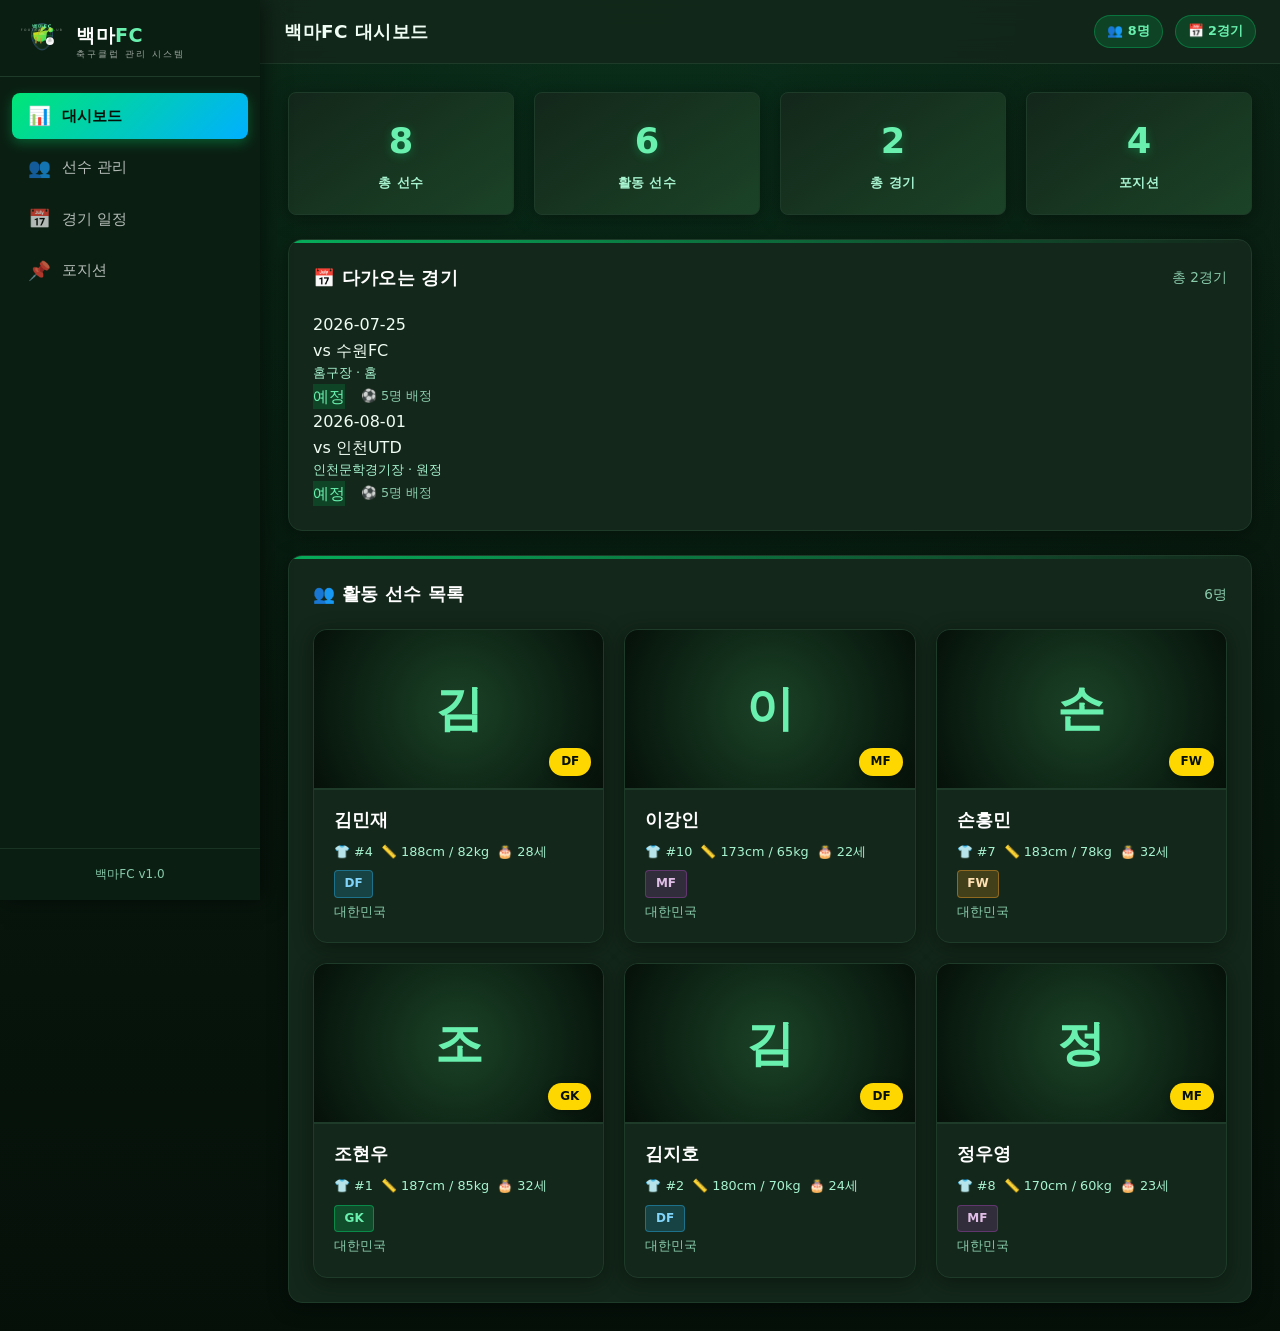
<file: index.html>
<!DOCTYPE html>
<html lang="ko">
<head>
  <meta charset="UTF-8">
  <meta name="viewport" content="width=device-width, initial-scale=1.0, maximum-scale=1.0, user-scalable=no">
  <title>백마FC 매니지먼트 시스템</title>
  <!-- CSS Module -->
  <link rel="stylesheet" href="css/style.css">
</head>
<body>

  <!-- Mobile Backdrop Overlay -->
  <div class="sidebar-backdrop" id="sidebarBackdrop"></div>

  <!-- ===== SIDEBAR ===== -->
  <aside class="sidebar" id="sidebar">
    <div class="sidebar-brand">
      <div class="logo-emblem">
        <svg viewBox="0 0 100 100" xmlns="http://www.w3.org/2000/svg" role="img" aria-label="백마FC 엠블럼">
          <defs>
            <linearGradient id="shieldGrad" x1="0%" y1="0%" x2="100%" y2="100%">
              <stop offset="0%" stop-color="#1b4327"/>
              <stop offset="100%" stop-color="#0a1f12"/>
            </linearGradient>
            <linearGradient id="horseGrad" x1="0%" y1="0%" x2="100%" y2="100%">
              <stop offset="0%" stop-color="#ffd700"/>
              <stop offset="100%" stop-color="#00e676"/>
            </linearGradient>
            <linearGradient id="ballGrad" x1="0%" y1="0%" x2="100%" y2="100%">
              <stop offset="0%" stop-color="#ffffff"/>
              <stop offset="40%" stop-color="#f0f0f0"/>
              <stop offset="100%" stop-color="#ffffff"/>
            </linearGradient>
            <radialGradient id="ballShadow" cx="50%" cy="50%" r="50%">
              <stop offset="0%" stop-color="#ffffff" stop-opacity="0.1"/>
              <stop offset="100%" stop-color="#ffffff" stop-opacity="0"/>
            </radialGradient>
            <filter id="shadow">
              <feDropShadow dx="0" dy="1" stdDeviation="1" flood-opacity="0.15"/>
            </filter>
          </defs>

          <!-- Shield shape -->
          <path d="M50 8 C62 8 74 18 74 32 C74 50 62 68 50 68 C38 68 26 50 26 32 C26 18 38 8 50 8Z"
                fill="url(#shieldGrad)" stroke="#2c4a6a" stroke-width="2"/>
          <path d="M50 14 C60 14 70 24 70 36 C70 52 60 66 50 66 C40 66 30 52 30 36 C30 24 40 14 50 14Z"
                fill="none" stroke="rgba(255,255,255,0.1)" stroke-width="1.5"/>

          <!-- Horse silhouette -->
          <g transform="translate(50, 38) scale(1.1)">
            <path d="M-18 -8 C-18 0 -16 8 -12 8 L-8 10 L2 10 L4 8 L8 8 C8 4 10 -4 10 -8 L16 -14 Z"
                  fill="url(#horseGrad)" filter="url(#shadow)"/>
            <path d="M-4 -8 C-4 -18 2 -24 10 -20"
                  fill="url(#horseGrad)" filter="url(#shadow)"/>
            <circle cx="18" cy="-14" r="5" fill="url(#horseGrad)" filter="url(#shadow)"/>
            <circle cx="19" cy="-15" r="1" fill="#fff" opacity="0.3"/>
            <path d="M-4 -8 Q-8 -20 2 -18" stroke="#d4932a" stroke-width="1.5" fill="none" opacity="0.6"/>
            <path d="M-6 -2 Q-10 -18 -2 -14" stroke="#d4932a" stroke-width="1.5" fill="none" opacity="0.5"/>
            <path d="M-10 8 Q-16 14 -12 12" stroke="#d4932a" stroke-width="1.5" fill="none" opacity="0.5"/>
            <rect x="-14" y="0" width="3" height="14" rx="1" fill="#d4932a" opacity="0.8"/>
            <rect x="-4" y="2" width="3" height="12" rx="1" fill="#d4932a" opacity="0.7"/>
            <path d="M-6 -4 C-6 -10 4 -10 6 -4 Z" fill="rgba(255,255,255,0.15)" stroke="rgba(255,255,255,0.1)" stroke-width="0.5"/>
            <path d="M-6 -4 L6 -4" stroke="rgba(255,255,255,0.1)" stroke-width="0.5"/>
          </g>

          <!-- Football -->
          <g transform="translate(68, 48) scale(0.9)">
            <circle cx="0" cy="0" r="10" fill="url(#ballGrad)" filter="url(#shadow)"/>
            <polygon points="-3,-10 5,-3.5 3,1 -5,1 -2,-4" fill="rgba(0,0,0,0.08)" stroke="rgba(0,0,0,0.12)" stroke-width="0.5"/>
            <polygon points="3,-10 -5,-3.5 -3,1 5,1 2,-4" fill="rgba(0,0,0,0.08)" stroke="rgba(0,0,0,0.12)" stroke-width="0.5"/>
            <line x1="-10" y1="0" x2="10" y2="0" stroke="rgba(0,0,0,0.08)" stroke-width="0.5"/>
            <line x1="0" y1="-10" x2="0" y2="10" stroke="rgba(0,0,0,0.08)" stroke-width="0.5"/>
          </g>

          <line x1="26" y1="36" x2="74" y2="36" stroke="var(--accent)" stroke-width="1.5" opacity="0.4"/>
          <text x="50" y="19" text-anchor="middle" fill="var(--accent-light)"
                font-family="'Segoe UI', system-ui, sans-serif" font-weight="800"
                font-size="11" letter-spacing="2">백마FC</text>
          <text x="50" y="26" text-anchor="middle" fill="rgba(255,255,255,0.5)"
                font-family="'Segoe UI', system-ui, sans-serif" font-weight="400"
                font-size="7" letter-spacing="3">FOOTBALL CLUB</text>
        </svg>
      </div>
      <div class="logo-text">
        <div class="club-name">백마<span>FC</span></div>
        <div class="club-sub">축구클럽 관리 시스템</div>
      </div>
    </div>
    <nav class="sidebar-nav">
      <button class="nav-item active" data-view="dashboard"><span class="nav-icon">📊</span> 대시보드</button>
      <button class="nav-item" data-view="players"><span class="nav-icon">👥</span> 선수 관리</button>
      <button class="nav-item" data-view="matches"><span class="nav-icon">📅</span> 경기 일정</button>
      <button class="nav-item" data-view="positions"><span class="nav-icon">📌</span> 포지션</button>
    </nav>
    <div class="sidebar-footer">백마FC v1.0</div>
  </aside>

  <!-- ===== MAIN WRAPPER ===== -->
  <div class="main-wrapper">

    <!-- Header -->
    <header class="main-header">
      <div style="display:flex;align-items:center;gap:0.5rem;min-width:0;">
        <button class="mobile-toggle" id="mobileToggle" aria-label="메뉴">☰</button>
        <h2 id="pageTitle">백마FC 대시보드</h2>
      </div>
      <div class="header-actions">
        <span class="badge" id="playerCountBadge">👥 0명</span>
        <span class="badge" id="matchCountBadge">📅 0경기</span>
      </div>
    </header>

    <!-- Main Content -->
    <main class="main-content" id="mainContent">
      <!-- Content will be rendered by JS -->
    </main>

    <!-- Mobile Bottom Navigation Bar -->
    <nav class="mobile-bottom-nav">
      <button class="bottom-nav-item active" data-view="dashboard">
        <span class="nav-icon">📊</span>
        <span>대시보드</span>
      </button>
      <button class="bottom-nav-item" data-view="players">
        <span class="nav-icon">👥</span>
        <span>선수목록</span>
      </button>
      <button class="bottom-nav-item" data-view="matches">
        <span class="nav-icon">📅</span>
        <span>경기일정</span>
      </button>
      <button class="bottom-nav-item" data-view="positions">
        <span class="nav-icon">📌</span>
        <span>포지션</span>
      </button>
    </nav>
  </div>

  <!-- ===== MODAL ===== -->
  <div class="modal-overlay" id="modalOverlay">
    <div class="modal" id="modalContent">
      <h3 id="modalTitle">제목</h3>
      <div id="modalBody"></div>
      <div class="modal-actions">
        <button class="btn btn-outline btn-sm" id="modalCancel">취소</button>
        <button class="btn btn-primary btn-sm" id="modalConfirm">확인</button>
      </div>
    </div>
  </div>

  <!-- ===== TOAST CONTAINER ===== -->
  <div class="toast-container" id="toastContainer"></div>

  <!-- JS Module -->
  <script src="js/app.js"></script>
</body>
</html>
</file>
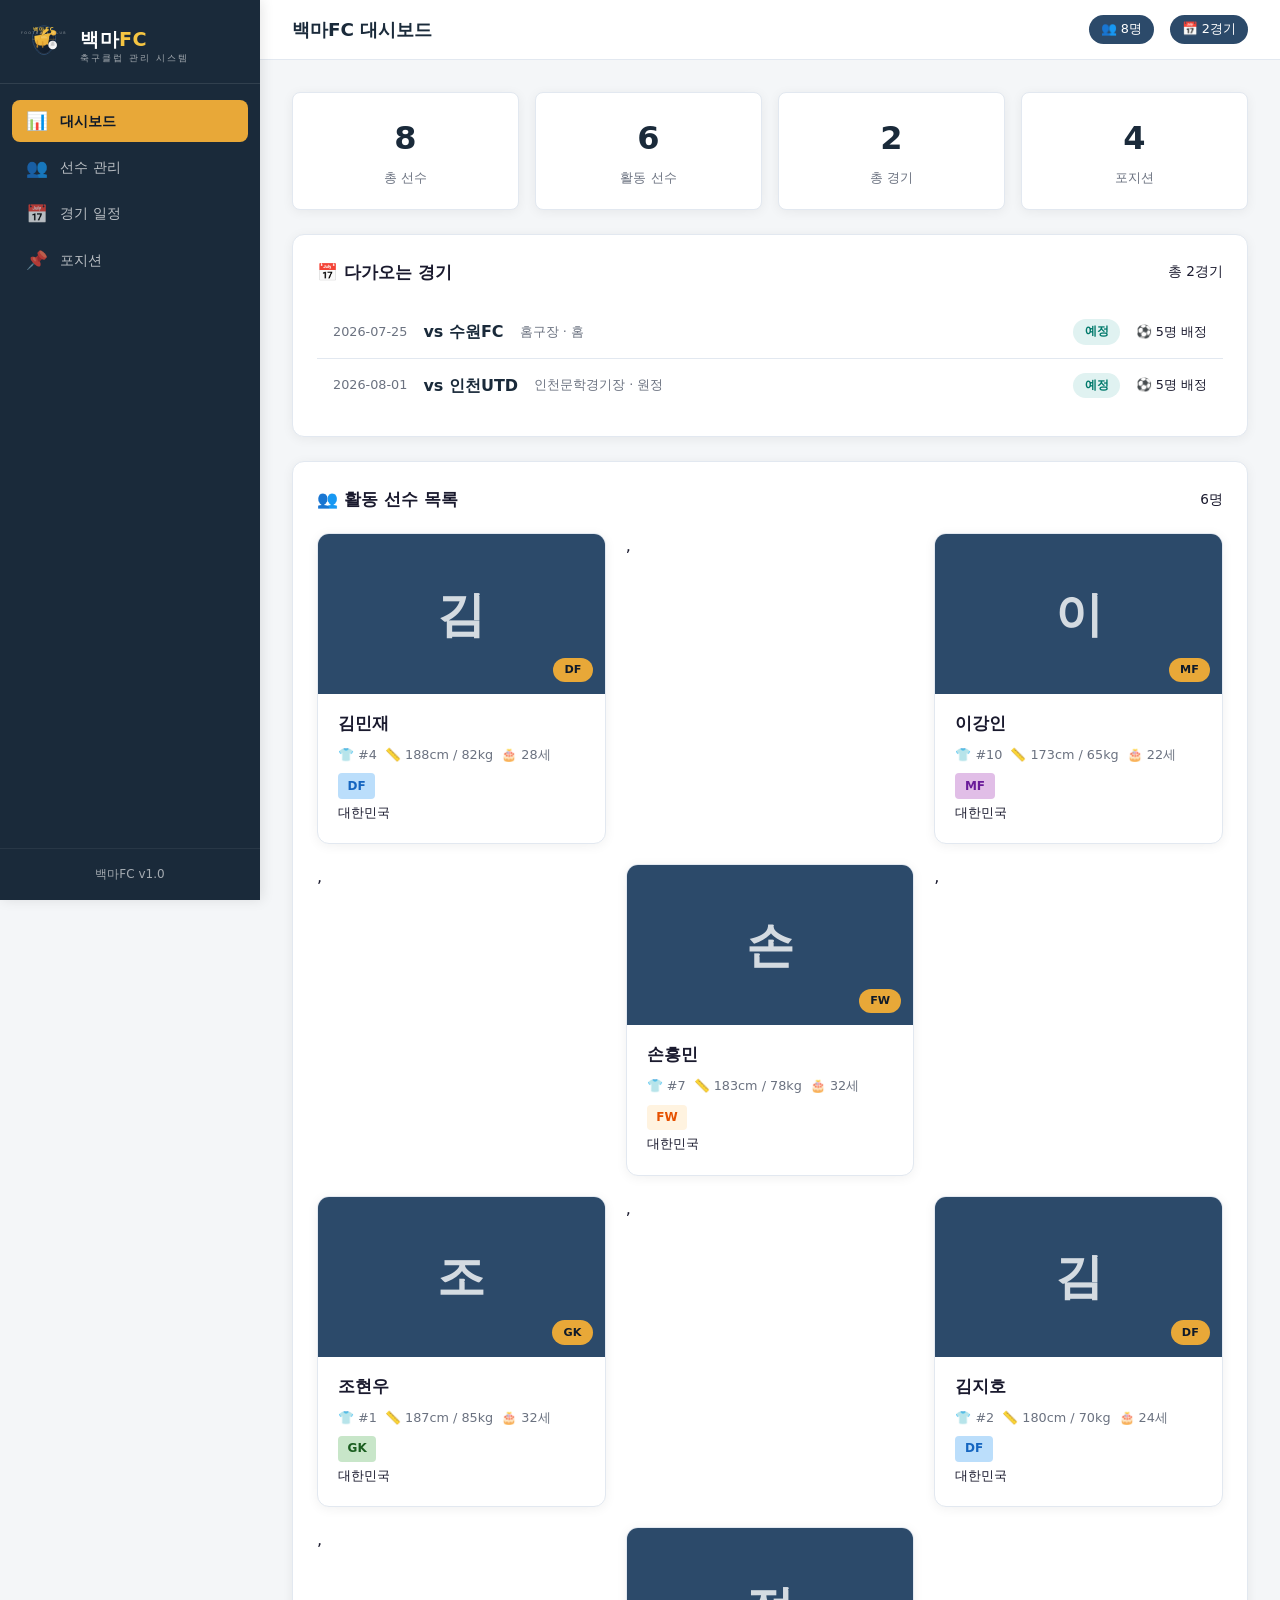
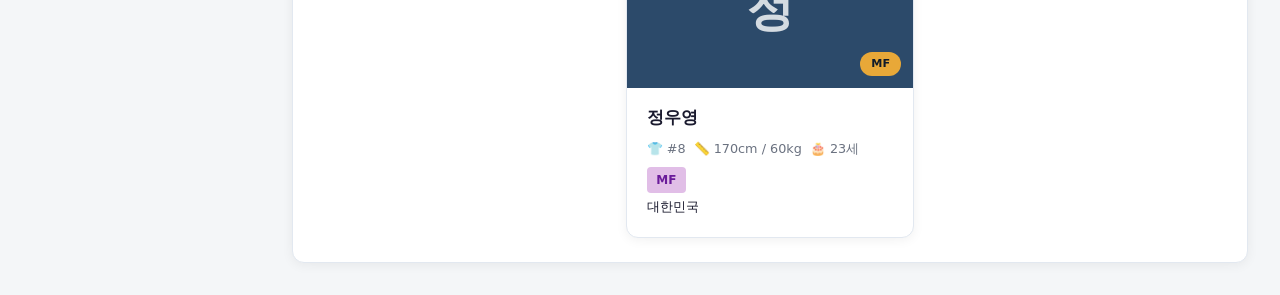
<file: soccer-club-manager.html>
<!DOCTYPE html>
<html lang="ko">
<head>
  <meta charset="UTF-8">
  <meta name="viewport" content="width=device-width, initial-scale=1.0">
  <title>백마FC 매니지먼트 시스템</title>
  <style>
    /* ===== CSS Variables ===== */
    :root {
      --primary: #1a2a3a;
      --primary-light: #2c4a6a;
      --primary-dark: #0f1a2a;
      --accent: #e8a838;
      --accent-hover: #d4932a;
      --accent-light: #f5c542;
      --success: #2e7d32;
      --danger: #c62828;
      --warning: #f9a825;
      --info: #1565c0;
      --bg: #f4f6f8;
      --card-bg: #ffffff;
      --text: #1a1a2e;
      --text-light: #6b7280;
      --border: #e2e8f0;
      --shadow: 0 2px 12px rgba(0,0,0,0.06);
      --radius: 12px;
      --radius-sm: 8px;
      --transition: 0.25s ease;
      --sidebar-width: 260px;
      --header-height: 60px;
      --font: 'Segoe UI', system-ui, -apple-system, sans-serif;
    }

    /* ===== Reset & Base ===== */
    *, *::before, *::after { box-sizing: border-box; margin: 0; padding: 0; }
    html { scroll-behavior: smooth; }
    body {
      font-family: var(--font);
      background: var(--bg);
      color: var(--text);
      line-height: 1.6;
      display: flex;
      min-height: 100vh;
    }
    button {
      cursor: pointer;
      font-family: inherit;
      font-size: 0.9rem;
      transition: var(--transition);
    }
    input, select, textarea {
      font-family: inherit;
      font-size: 0.9rem;
      border: 1.5px solid var(--border);
      border-radius: var(--radius-sm);
      padding: 0.5rem 0.75rem;
      background: var(--card-bg);
      color: var(--text);
      transition: var(--transition);
    }
    input:focus, select:focus, textarea:focus {
      outline: none;
      border-color: var(--primary-light);
      box-shadow: 0 0 0 3px rgba(44,74,106,0.1);
    }
    textarea { resize: vertical; min-height: 80px; }
    a { color: var(--primary-light); text-decoration: none; }

    /* ===== Scrollbar ===== */
    ::-webkit-scrollbar { width: 6px; height: 6px; }
    ::-webkit-scrollbar-track { background: transparent; }
    ::-webkit-scrollbar-thumb { background: #cbd5e1; border-radius: 10px; }
    ::-webkit-scrollbar-thumb:hover { background: #94a3b8; }

    /* ===== Sidebar ===== */
    .sidebar {
      width: var(--sidebar-width);
      background: var(--primary);
      color: #fff;
      position: fixed;
      top: 0;
      left: 0;
      bottom: 0;
      z-index: 100;
      display: flex;
      flex-direction: column;
      transition: transform var(--transition);
      box-shadow: 2px 0 12px rgba(0,0,0,0.1);
    }
    .sidebar-brand {
      padding: 1.25rem 1.25rem 0.75rem;
      border-bottom: 1px solid rgba(255,255,255,0.1);
      display: flex;
      align-items: center;
      gap: 0.75rem;
      min-height: 84px;
    }
    .sidebar-brand .logo-emblem {
      flex-shrink: 0;
      width: 48px;
      height: 48px;
      position: relative;
    }
    .sidebar-brand .logo-emblem svg {
      width: 100%;
      height: 100%;
      display: block;
    }
    .sidebar-brand .logo-text {
      display: flex;
      flex-direction: column;
      line-height: 1.2;
    }
    .sidebar-brand .logo-text .club-name {
      font-size: 1.2rem;
      font-weight: 800;
      letter-spacing: 0.5px;
      color: #fff;
    }
    .sidebar-brand .logo-text .club-name span {
      color: var(--accent-light);
    }
    .sidebar-brand .logo-text .club-sub {
      font-size: 0.55rem;
      font-weight: 400;
      opacity: 0.6;
      letter-spacing: 2px;
      text-transform: uppercase;
      margin-top: 2px;
    }

    .sidebar-nav {
      flex: 1;
      padding: 1rem 0.75rem;
      display: flex;
      flex-direction: column;
      gap: 0.25rem;
    }
    .sidebar-nav .nav-item {
      display: flex;
      align-items: center;
      gap: 0.75rem;
      padding: 0.7rem 0.9rem;
      border-radius: var(--radius-sm);
      color: rgba(255,255,255,0.7);
      transition: var(--transition);
      font-size: 0.9rem;
      border: none;
      background: none;
      width: 100%;
      text-align: left;
    }
    .sidebar-nav .nav-item:hover {
      background: rgba(255,255,255,0.1);
      color: #fff;
    }
    .sidebar-nav .nav-item.active {
      background: var(--accent);
      color: var(--primary-dark);
      font-weight: 600;
    }
    .sidebar-nav .nav-item .nav-icon {
      width: 22px;
      text-align: center;
      font-size: 1.1rem;
    }

    .sidebar-footer {
      padding: 1rem 1.25rem;
      border-top: 1px solid rgba(255,255,255,0.1);
      font-size: 0.75rem;
      opacity: 0.6;
      text-align: center;
    }

    /* ===== Main Layout ===== */
    .main-wrapper {
      margin-left: var(--sidebar-width);
      flex: 1;
      display: flex;
      flex-direction: column;
      min-height: 100vh;
    }
    .main-header {
      height: var(--header-height);
      background: var(--card-bg);
      border-bottom: 1px solid var(--border);
      display: flex;
      align-items: center;
      justify-content: space-between;
      padding: 0 2rem;
      position: sticky;
      top: 0;
      z-index: 50;
    }
    .main-header h2 {
      font-size: 1.15rem;
      font-weight: 700;
      color: var(--primary);
    }
    .main-header .header-actions {
      display: flex;
      align-items: center;
      gap: 1rem;
    }
    .main-header .header-actions .badge {
      background: var(--primary-light);
      color: #fff;
      padding: 0.25rem 0.75rem;
      border-radius: 20px;
      font-size: 0.8rem;
    }
    .mobile-toggle {
      display: none;
      background: none;
      border: none;
      font-size: 1.5rem;
      color: var(--primary);
      padding: 0.25rem;
    }

    .main-content {
      flex: 1;
      padding: 2rem;
      overflow-y: auto;
    }

    /* ===== Utility ===== */
    .container { max-width: 1320px; margin: 0 auto; }
    .card {
      background: var(--card-bg);
      border-radius: var(--radius);
      box-shadow: var(--shadow);
      padding: 1.5rem;
      border: 1px solid var(--border);
      transition: var(--transition);
    }
    .card-header {
      display: flex;
      align-items: center;
      justify-content: space-between;
      margin-bottom: 1.25rem;
      flex-wrap: wrap;
      gap: 0.75rem;
    }
    .card-header h3 {
      font-size: 1.05rem;
      font-weight: 700;
    }
    .card-header .actions {
      display: flex;
      gap: 0.5rem;
      flex-wrap: wrap;
    }

    /* ===== Buttons ===== */
    .btn {
      display: inline-flex;
      align-items: center;
      gap: 0.4rem;
      padding: 0.5rem 1.2rem;
      border-radius: var(--radius-sm);
      border: none;
      font-weight: 600;
      font-size: 0.85rem;
      transition: var(--transition);
      white-space: nowrap;
    }
    .btn-primary {
      background: var(--primary-light);
      color: #fff;
    }
    .btn-primary:hover { background: var(--primary); }
    .btn-accent {
      background: var(--accent);
      color: var(--primary-dark);
    }
    .btn-accent:hover { background: var(--accent-hover); }
    .btn-success {
      background: var(--success);
      color: #fff;
    }
    .btn-success:hover { background: #1b5e20; }
    .btn-danger {
      background: var(--danger);
      color: #fff;
    }
    .btn-danger:hover { background: #b71c1c; }
    .btn-sm {
      padding: 0.3rem 0.8rem;
      font-size: 0.8rem;
    }
    .btn-outline {
      background: transparent;
      border: 1.5px solid var(--border);
      color: var(--text);
    }
    .btn-outline:hover { border-color: var(--primary-light); }
    .btn-warning {
      background: var(--warning);
      color: var(--primary-dark);
    }
    .btn-warning:hover { background: #e0a800; }
    .btn-ghost {
      background: transparent;
      color: var(--text-light);
      padding: 0.3rem 0.6rem;
    }
    .btn-ghost:hover { background: var(--bg); }

    /* ===== Tables ===== */
    .table-wrap {
      overflow-x: auto;
      border-radius: var(--radius-sm);
      border: 1px solid var(--border);
    }
    table {
      width: 100%;
      border-collapse: collapse;
      font-size: 0.9rem;
    }
    table th {
      background: var(--primary);
      color: #fff;
      padding: 0.75rem 1rem;
      text-align: left;
      font-weight: 600;
      font-size: 0.8rem;
      text-transform: uppercase;
      letter-spacing: 0.5px;
    }
    table td {
      padding: 0.75rem 1rem;
      border-bottom: 1px solid var(--border);
      vertical-align: middle;
    }
    table tr:hover td { background: #f8fafc; }
    table .status {
      display: inline-block;
      padding: 0.15rem 0.6rem;
      border-radius: 20px;
      font-size: 0.75rem;
      font-weight: 600;
    }
    .status-active { background: #e8f5e9; color: var(--success); }
    .status-injured { background: #fff3e0; color: #e65100; }
    .status-retired { background: #f5f5f5; color: var(--text-light); }
    .status-inactive { background: #e0e7ff; color: var(--info); }
    .status-playing { background: #e0f2f1; color: #00796b; }

    /* ===== Forms ===== */
    .form-grid {
      display: grid;
      grid-template-columns: repeat(auto-fit, minmax(200px, 1fr));
      gap: 1rem;
    }
    .form-grid .full-width { grid-column: 1 / -1; }
    .form-group {
      display: flex;
      flex-direction: column;
      gap: 0.25rem;
    }
    .form-group label {
      font-size: 0.8rem;
      font-weight: 600;
      color: var(--text-light);
    }
    .form-group input, .form-group select { width: 100%; }

    /* ===== Modal ===== */
    .modal-overlay {
      display: none;
      position: fixed;
      top: 0; left: 0; right: 0; bottom: 0;
      background: rgba(0,0,0,0.4);
      z-index: 200;
      align-items: center;
      justify-content: center;
      padding: 1rem;
    }
    .modal-overlay.open { display: flex; }
    .modal {
      background: var(--card-bg);
      border-radius: var(--radius);
      box-shadow: 0 20px 60px rgba(0,0,0,0.2);
      max-width: 560px;
      width: 100%;
      max-height: 90vh;
      overflow-y: auto;
      padding: 1.5rem;
      animation: modalIn 0.25s ease;
    }
    @keyframes modalIn { from { opacity: 0; transform: scale(0.95) translateY(10px); } to { opacity: 1; transform: scale(1) translateY(0); } }
    .modal h3 {
      margin-bottom: 1rem;
      font-size: 1.1rem;
      color: var(--primary);
    }
    .modal-actions {
      display: flex;
      justify-content: flex-end;
      gap: 0.75rem;
      margin-top: 1.5rem;
    }

    /* ===== Stats Grid ===== */
    .stats-grid {
      display: grid;
      grid-template-columns: repeat(auto-fit, minmax(200px, 1fr));
      gap: 1rem;
      margin-bottom: 1.5rem;
    }
    .stat-card {
      background: var(--card-bg);
      border-radius: var(--radius-sm);
      padding: 1.25rem;
      border: 1px solid var(--border);
      box-shadow: var(--shadow);
      text-align: center;
      transition: var(--transition);
    }
    .stat-card:hover { transform: translateY(-2px); box-shadow: 0 6px 20px rgba(0,0,0,0.08); }
    .stat-card .stat-number {
      font-size: 2rem;
      font-weight: 800;
      color: var(--primary);
    }
    .stat-card .stat-label {
      font-size: 0.8rem;
      color: var(--text-light);
      margin-top: 0.25rem;
      font-weight: 500;
    }

    /* ===== Player Card ===== */
    .player-grid {
      display: grid;
      grid-template-columns: repeat(auto-fill, minmax(280px, 1fr));
      gap: 1.25rem;
    }
    .player-card {
      background: var(--card-bg);
      border-radius: var(--radius);
      border: 1px solid var(--border);
      overflow: hidden;
      box-shadow: var(--shadow);
      transition: var(--transition);
    }
    .player-card:hover { transform: translateY(-2px); box-shadow: 0 8px 24px rgba(0,0,0,0.08); }
    .player-card .player-avatar {
      width: 100%;
      height: 160px;
      background: var(--primary-light);
      display: flex;
      align-items: center;
      justify-content: center;
      font-size: 3rem;
      font-weight: 700;
      color: rgba(255,255,255,0.8);
      position: relative;
    }
    .player-card .player-avatar .position-badge {
      position: absolute;
      bottom: 0.75rem;
      right: 0.75rem;
      background: var(--accent);
      color: var(--primary-dark);
      padding: 0.2rem 0.7rem;
      border-radius: 20px;
      font-size: 0.7rem;
      font-weight: 700;
    }
    .player-card .player-body {
      padding: 1rem 1.25rem 1.25rem;
    }
    .player-card .player-body h4 {
      font-size: 1.05rem;
      font-weight: 700;
    }
    .player-card .player-body .player-info {
      display: flex;
      flex-wrap: wrap;
      gap: 0.5rem;
      margin-top: 0.5rem;
      font-size: 0.8rem;
      color: var(--text-light);
    }
    .player-card .player-body .player-info span { display: flex; align-items: center; gap: 0.3rem; }
    .player-card .player-actions {
      display: flex;
      gap: 0.4rem;
      margin-top: 0.75rem;
      padding-top: 0.75rem;
      border-top: 1px solid var(--border);
    }

    /* ===== Match Lineup ===== */
    .lineup-container {
      display: grid;
      grid-template-columns: repeat(auto-fit, minmax(140px, 1fr));
      gap: 0.75rem;
      margin-top: 1rem;
    }
    .lineup-spot {
      background: #f8fafc;
      border-radius: var(--radius-sm);
      border: 2px dashed var(--border);
      padding: 0.75rem;
      text-align: center;
      transition: var(--transition);
    }
    .lineup-spot.assigned {
      border-color: var(--primary-light);
      background: #ebf4ff;
    }
    .lineup-spot .player-name {
      font-weight: 600;
      font-size: 0.9rem;
    }
    .lineup-spot .position-label {
      font-size: 0.7rem;
      color: var(--text-light);
      margin-top: 0.2rem;
    }
    .lineup-spot .lineup-actions {
      margin-top: 0.5rem;
      display: flex;
      gap: 0.3rem;
      justify-content: center;
    }

    /* ===== Position Indicators ===== */
    .position-tags {
      display: flex;
      gap: 0.4rem;
      flex-wrap: wrap;
    }
    .position-tag {
      padding: 0.2rem 0.6rem;
      border-radius: 4px;
      font-size: 0.75rem;
      font-weight: 600;
      background: var(--bg);
      color: var(--text-light);
    }
    .pos-GK { background: #c8e6c9; color: #1b5e20; }
    .pos-DF { background: #bbdefb; color: #1565c0; }
    .pos-MF { background: #e1bee7; color: #6a1b9a; }
    .pos-FW { background: #fff3e0; color: #e65100; }

    /* ===== Empty State ===== */
    .empty-state {
      text-align: center;
      padding: 3rem 1rem;
      color: var(--text-light);
    }
    .empty-state .empty-icon { font-size: 3rem; margin-bottom: 0.75rem; opacity: 0.5; }
    .empty-state p { font-size: 0.95rem; }

    /* ===== Match List ===== */
    .match-list-item {
      display: flex;
      align-items: center;
      justify-content: space-between;
      padding: 0.85rem 1rem;
      border-bottom: 1px solid var(--border);
      gap: 1rem;
    }
    .match-list-item:last-child { border-bottom: none; }
    .match-list-item .match-info {
      display: flex;
      align-items: center;
      gap: 1rem;
      flex: 1;
      min-width: 0;
    }
    .match-list-item .match-info .date {
      font-size: 0.8rem;
      color: var(--text-light);
      white-space: nowrap;
    }
    .match-list-item .match-info .vs {
      font-weight: 700;
      color: var(--primary);
    }
    .match-list-item .match-status {
      font-size: 0.75rem;
      padding: 0.2rem 0.7rem;
      border-radius: 20px;
      font-weight: 600;
    }
    .match-list-item .match-actions {
      display: flex;
      gap: 0.4rem;
    }

    /* ===== Toast ===== */
    .toast-container {
      position: fixed;
      bottom: 1.5rem;
      right: 1.5rem;
      z-index: 999;
      display: flex;
      flex-direction: column;
      gap: 0.5rem;
      max-width: 360px;
    }
    .toast {
      background: var(--primary);
      color: #fff;
      padding: 0.75rem 1.25rem;
      border-radius: var(--radius-sm);
      box-shadow: 0 4px 16px rgba(0,0,0,0.15);
      font-size: 0.9rem;
      animation: toastIn 0.3s ease;
      display: flex;
      align-items: center;
      gap: 0.6rem;
    }
    .toast.success { background: var(--success); }
    .toast.error { background: var(--danger); }
    .toast.warning { background: var(--warning); color: var(--primary-dark); }
    @keyframes toastIn { from { opacity: 0; transform: translateX(20px); } to { opacity: 1; transform: translateX(0); } }

    /* ===== Responsive ===== */
    @media (max-width: 768px) {
      .sidebar { transform: translateX(-100%); }
      .sidebar.open { transform: translateX(0); }
      .main-wrapper { margin-left: 0; }
      .main-header { padding: 0 1rem; }
      .main-content { padding: 1rem; }
      .mobile-toggle { display: block; }
      .form-grid { grid-template-columns: 1fr; }
      .stats-grid { grid-template-columns: repeat(2, 1fr); }
      .player-grid { grid-template-columns: 1fr; }
      .lineup-container { grid-template-columns: repeat(2, 1fr); }
      .modal { max-width: 95vw; padding: 1rem; }
      .toast-container { left: 1rem; right: 1rem; bottom: 1rem; max-width: none; }
      .match-list-item { flex-wrap: wrap; }
    }
    @media (max-width: 480px) {
      .stats-grid { grid-template-columns: 1fr; }
      .lineup-container { grid-template-columns: 1fr; }
      .main-header .header-actions .badge { display: none; }
    }

    /* ===== Misc ===== */
    .flex-between { display: flex; justify-content: space-between; align-items: center; }
    .flex-center { display: flex; align-items: center; gap: 0.5rem; }
    .gap-1 { gap: 0.5rem; }
    .gap-2 { gap: 1rem; }
    .mt-1 { margin-top: 0.75rem; }
    .mt-2 { margin-top: 1.5rem; }
    .mb-1 { margin-bottom: 0.75rem; }
    .text-center { text-align: center; }
    .text-light { color: var(--text-light); }
    .text-muted { font-size: 0.85rem; }
    .hidden { display: none !important; }

    /* ===== Match Detail - Field Layout ===== */
    .field-grid {
      display: grid;
      grid-template-columns: repeat(11, 1fr);
      gap: 4px;
      margin: 1rem 0;
      position: relative;
    }
    .field-grid .empty-cell {
      border: 1px solid var(--border);
      border-radius: var(--radius-sm);
      min-height: 50px;
      display: flex;
      align-items: center;
      justify-content: center;
      font-size: 0.75rem;
      color: var(--text-light);
    }
    .field-grid .player-cell {
      border: 1px solid var(--border);
      border-radius: var(--radius-sm);
      padding: 0.5rem 0.4rem;
      display: flex;
      flex-direction: column;
      align-items: center;
      gap: 0.2rem;
      background: #f8fafc;
      min-height: 50px;
    }
    .field-grid .player-cell .p-name { font-weight: 600; font-size: 0.8rem; }
    .field-grid .player-cell .p-num { font-size: 0.7rem; color: var(--text-light); }
    .field-grid .player-cell .p-pos { font-size: 0.6rem; font-weight: 600; padding: 0.1rem 0.4rem; border-radius: 4px; }
    .field-grid .player-cell .p-actions { margin-top: 0.25rem; display: flex; gap: 0.2rem; justify-content: center; }
    .field-grid .player-cell .p-actions button { font-size: 0.6rem; padding: 0.1rem 0.4rem; }
    .field-grid .player-cell .p-pos.pos-GK { background: #c8e6c9; color: #1b5e20; }
    .field-grid .player-cell .p-pos.pos-DF { background: #bbdefb; color: #1565c0; }
    .field-grid .player-cell .p-pos.pos-MF { background: #e1bee7; color: #6a1b9a; }
    .field-grid .player-cell .p-pos.pos-FW { background: #fff3e0; color: #e65100; }
  </style>
</head>
<body>

  <!-- ===== SIDEBAR ===== -->
  <aside class="sidebar" id="sidebar">
    <div class="sidebar-brand">
      <div class="logo-emblem">
        <svg viewBox="0 0 100 100" xmlns="http://www.w3.org/2000/svg" role="img" aria-label="백마FC 엠블럼">
          <!-- Shield background -->
          <defs>
            <linearGradient id="shieldGrad" x1="0%" y1="0%" x2="100%" y2="100%">
              <stop offset="0%" stop-color="#1a2a3a"/>
              <stop offset="100%" stop-color="#0f1a2a"/>
            </linearGradient>
            <linearGradient id="horseGrad" x1="0%" y1="0%" x2="100%" y2="100%">
              <stop offset="0%" stop-color="#f5c542"/>
              <stop offset="100%" stop-color="#e8a838"/>
            </linearGradient>
            <linearGradient id="ballGrad" x1="0%" y1="0%" x2="100%" y2="100%">
              <stop offset="0%" stop-color="#ffffff"/>
              <stop offset="40%" stop-color="#f0f0f0"/>
              <stop offset="100%" stop-color="#ffffff"/>
            </linearGradient>
            <radialGradient id="ballShadow" cx="50%" cy="50%" r="50%">
              <stop offset="0%" stop-color="#ffffff" stop-opacity="0.1"/>
              <stop offset="100%" stop-color="#ffffff" stop-opacity="0"/>
            </radialGradient>
            <filter id="shadow">
              <feDropShadow dx="0" dy="1" stdDeviation="1" flood-opacity="0.15"/>
            </filter>
          </defs>

          <!-- Shield shape -->
          <path d="M50 8 C62 8 74 18 74 32 C74 50 62 68 50 68 C38 68 26 50 26 32 C26 18 38 8 50 8Z"
                fill="url(#shieldGrad)" stroke="#2c4a6a" stroke-width="2"/>
          <!-- Decorative inner border -->
          <path d="M50 14 C60 14 70 24 70 36 C70 52 60 66 50 66 C40 66 30 52 30 36 C30 24 40 14 50 14Z"
                fill="none" stroke="rgba(255,255,255,0.1)" stroke-width="1.5"/>

          <!-- Horse silhouette -->
          <g transform="translate(50, 38) scale(1.1)">
            <!-- Horse body -->
            <path d="M-18 -8 C-18 0 -16 8 -12 8 L-8 10 L2 10 L4 8 L8 8 C8 4 10 -4 10 -8 L16 -14 Z"
                  fill="url(#horseGrad)" filter="url(#shadow)"/>
            <!-- Horse neck -->
            <path d="M-4 -8 C-4 -18 2 -24 10 -20"
                  fill="url(#horseGrad)" filter="url(#shadow)"/>
            <!-- Horse head -->
            <circle cx="18" cy="-14" r="5" fill="url(#horseGrad)" filter="url(#shadow)"/>
            <circle cx="19" cy="-15" r="1" fill="#fff" opacity="0.3"/>
            <!-- Horse mane -->
            <path d="M-4 -8 Q-8 -20 2 -18" stroke="#d4932a" stroke-width="1.5" fill="none" opacity="0.6"/>
            <path d="M-6 -2 Q-10 -18 -2 -14" stroke="#d4932a" stroke-width="1.5" fill="none" opacity="0.5"/>
            <!-- Horse tail -->
            <path d="M-10 8 Q-16 14 -12 12" stroke="#d4932a" stroke-width="1.5" fill="none" opacity="0.5"/>
            <!-- Horse leg - front -->
            <rect x="-14" y="0" width="3" height="14" rx="1" fill="#d4932a" opacity="0.8"/>
            <!-- Horse leg - hind -->
            <rect x="-4" y="2" width="3" height="12" rx="1" fill="#d4932a" opacity="0.7"/>
            <!-- Saddle -->
            <path d="M-6 -4 C-6 -10 4 -10 6 -4 Z" fill="rgba(255,255,255,0.15)" stroke="rgba(255,255,255,0.1)" stroke-width="0.5"/>
            <!-- Saddle strap -->
            <path d="M-6 -4 L6 -4" stroke="rgba(255,255,255,0.1)" stroke-width="0.5"/>
          </g>

          <!-- Football (soccer ball) -->
          <g transform="translate(68, 48) scale(0.9)">
            <circle cx="0" cy="0" r="10" fill="url(#ballGrad)" filter="url(#shadow)"/>
            <!-- Ball pattern - pentagon -->
            <polygon points="-3,-10 5,-3.5 3,1 -5,1 -2,-4" fill="rgba(0,0,0,0.08)" stroke="rgba(0,0,0,0.12)" stroke-width="0.5"/>
            <polygon points="3,-10 -5,-3.5 -3,1 5,1 2,-4" fill="rgba(0,0,0,0.08)" stroke="rgba(0,0,0,0.12)" stroke-width="0.5"/>
            <!-- Cross seams -->
            <line x1="-10" y1="0" x2="10" y2="0" stroke="rgba(0,0,0,0.08)" stroke-width="0.5"/>
            <line x1="0" y1="-10" x2="0" y2="10" stroke="rgba(0,0,0,0.08)" stroke-width="0.5"/>
          </g>

          <!-- Shield bottom accent line -->
          <line x1="26" y1="36" x2="74" y2="36" stroke="var(--accent)" stroke-width="1.5" opacity="0.4"/>

          <!-- "백마" text along shield -->
          <text x="50" y="19" text-anchor="middle" fill="var(--accent-light)"
                font-family="'Segoe UI', system-ui, sans-serif" font-weight="800"
                font-size="11" letter-spacing="2">백마FC</text>
          <text x="50" y="26" text-anchor="middle" fill="rgba(255,255,255,0.5)"
                font-family="'Segoe UI', system-ui, sans-serif" font-weight="400"
                font-size="7" letter-spacing="3">FOOTBALL CLUB</text>
        </svg>
      </div>
      <div class="logo-text">
        <div class="club-name">백마<span>FC</span></div>
        <div class="club-sub">축구클럽 관리 시스템</div>
      </div>
    </div>
    <nav class="sidebar-nav">
      <button class="nav-item active" data-view="dashboard"><span class="nav-icon">📊</span> 대시보드</button>
      <button class="nav-item" data-view="players"><span class="nav-icon">👥</span> 선수 관리</button>
      <button class="nav-item" data-view="matches"><span class="nav-icon">📅</span> 경기 일정</button>
      <button class="nav-item" data-view="positions"><span class="nav-icon">📌</span> 포지션</button>
    </nav>
    <div class="sidebar-footer">백마FC v1.0</div>
  </aside>

  <!-- ===== MAIN WRAPPER ===== -->
  <div class="main-wrapper">

    <!-- Header -->
    <header class="main-header">
      <div style="display:flex;align-items:center;gap:0.75rem;">
        <button class="mobile-toggle" id="mobileToggle" aria-label="메뉴">☰</button>
        <h2 id="pageTitle">백마FC 대시보드</h2>
      </div>
      <div class="header-actions">
        <span class="badge" id="playerCountBadge">👥 0명</span>
        <span class="badge" id="matchCountBadge">📅 0경기</span>
      </div>
    </header>

    <!-- Main Content -->
    <main class="main-content" id="mainContent">
      <!-- Content will be rendered by JS -->
    </main>
  </div>

  <!-- ===== MODAL ===== -->
  <div class="modal-overlay" id="modalOverlay">
    <div class="modal" id="modalContent">
      <h3 id="modalTitle">제목</h3>
      <div id="modalBody"></div>
      <div class="modal-actions">
        <button class="btn btn-outline btn-sm" id="modalCancel">취소</button>
        <button class="btn btn-primary btn-sm" id="modalConfirm">확인</button>
      </div>
    </div>
  </div>

  <!-- ===== TOAST CONTAINER ===== -->
  <div class="toast-container" id="toastContainer"></div>

  <script>
    // ========================================================================
    // DATA STORE (localStorage based)
    // ========================================================================
    const STORE_KEY = 'fc_manager_data';

    let store = {
      players: [],
      matches: [],
      positions: [
        { id: 'gk', label: 'GK', name: '골키퍼', count: 0 },
        { id: 'df', label: 'DF', name: '수비수', count: 0 },
        { id: 'mf', label: 'MF', name: '미드필더', count: 0 },
        { id: 'fw', label: 'FW', name: '공격수', count: 0 }
      ]
    };

    function loadStore() {
      try {
        const raw = localStorage.getItem(STORE_KEY);
        if (raw) {
          const parsed = JSON.parse(raw);
          store = parsed;
        } else {
          seedData();
        }
      } catch(e) { seedData(); }
      updatePositionCounts();
      saveStore();
    }

    function saveStore() {
      try { localStorage.setItem(STORE_KEY, JSON.stringify(store)); } catch(e) {}
    }

    function seedData() {
      store.players = [
        { id: 'p1', name: '김민재', number: 4, position: 'DF', age: 28, height: 188, weight: 82, nationality: '대한민국', status: 'active', notes: '백마FC 주력 수비수' },
        { id: 'p2', name: '이강인', number: 10, position: 'MF', age: 22, height: 173, weight: 65, nationality: '대한민국', status: 'active', notes: '공격형 미드필더, 백마FC 에이스' },
        { id: 'p3', name: '손흥민', number: 7, position: 'FW', age: 32, height: 183, weight: 78, nationality: '대한민국', status: 'active', notes: '백마FC 주력 공격수' },
        { id: 'p4', name: '조현우', number: 1, position: 'GK', age: 32, height: 187, weight: 85, nationality: '대한민국', status: 'active', notes: '수석 골키퍼' },
        { id: 'p5', name: '황희찬', number: 22, position: 'FW', age: 27, height: 177, weight: 72, nationality: '대한민국', status: 'injured', notes: '부상 회복 중, 백마FC 영건' },
        { id: 'p6', name: '김지호', number: 2, position: 'DF', age: 24, height: 180, weight: 70, nationality: '대한민국', status: 'active', notes: '센터백' },
        { id: 'p7', name: '박지수', number: 25, position: 'MF', age: 30, height: 176, weight: 70, nationality: '대한민국', status: 'retired', notes: '은퇴, 백마FC 레전드' },
        { id: 'p8', name: '정우영', number: 8, position: 'MF', age: 23, height: 170, weight: 60, nationality: '대한민국', status: 'active', notes: '크리에이티브 미드필더' },
      ];
      store.matches = [
        { id: 'm1', name: '백마FC 홈 경기 vs 수원FC', date: '2026-07-25', location: '홈구장', opponent: '수원FC', home: true, status: 'scheduled', players: ['p3','p2','p1','p6','p8'] },
        { id: 'm2', name: '백마FC 원정 경기 vs 인천UTD', date: '2026-08-01', location: '인천문학경기장', opponent: '인천UTD', home: false, status: 'scheduled', players: ['p4','p1','p6','p8','p3'] },
      ];
      updatePositionCounts();
      saveStore();
    }

    function updatePositionCounts() {
      const activePlayers = store.players.filter(p => p.status === 'active');
      store.positions.forEach(pos => {
        pos.count = activePlayers.filter(p => p.position === pos.id).length;
      });
    }

    // ========================================================================
    // STATE
    // ========================================================================
    let currentView = 'dashboard';
    let editingPlayerId = null;
    let editingMatchId = null;
    let searchQuery = '';

    // ========================================================================
    // HELPERS
    // ========================================================================
    function getPlayer(id) { return store.players.find(p => p.id === id); }
    function getMatch(id) { return store.matches.find(m => m.id === id); }
    function getPosition(id) { return store.positions.find(p => p.id === id); }

    function generateId() { return Date.now().toString(36) + Math.random().toString(36).substr(2, 6); }

    function formatDate(dateStr) {
      if (!dateStr) return '';
      const d = new Date(dateStr);
      return `${d.getFullYear()}-${String(d.getMonth()+1).padStart(2,'0')}-${String(d.getDate()).padStart(2,'0')}`;
    }

    function statusLabel(status) {
      const map = { active: '활동', injured: '부상', retired: '은퇴', inactive: '비활동', scheduled: '예정', played: '경기완료', home: '홈', away: '원정' };
      return map[status] || status;
    }

    function getPlayerInitials(name) { return name.charAt(0); }

    // ========================================================================
    // TOAST
    // ========================================================================
    function showToast(message, type = 'success') {
      const container = document.getElementById('toastContainer');
      const el = document.createElement('div');
      el.className = `toast ${type}`;
      el.textContent = message;
      container.appendChild(el);
      setTimeout(() => { el.style.opacity = '0'; el.style.transition = '0.3s'; el.style.transform = 'translateX(20px)'; setTimeout(() => el.remove(), 300); }, 3000);
    }

    // ========================================================================
    // RENDER: DASHBOARD
    // ========================================================================
    function renderDashboard() {
      currentView = 'dashboard';
      document.getElementById('pageTitle').textContent = '백마FC 대시보드';
      document.getElementById('mainContent').innerHTML = `
        <div class="stats-grid" id="statsGrid">
          <div class="stat-card"><div class="stat-number" id="statPlayers">0</div><div class="stat-label">총 선수</div></div>
          <div class="stat-card"><div class="stat-number" id="statActive">0</div><div class="stat-label">활동 선수</div></div>
          <div class="stat-card"><div class="stat-number" id="statMatches">0</div><div class="stat-label">총 경기</div></div>
          <div class="stat-card"><div class="stat-number" id="statPositions">0</div><div class="stat-label">포지션</div></div>
        </div>
        <div class="card">
          <div class="card-header"><h3>📅 다가오는 경기</h3><span class="text-muted">총 ${store.matches.length}경기</span></div>
          <div id="upcomingMatches"></div>
        </div>
        <div class="card mt-2">
          <div class="card-header"><h3>👥 활동 선수 목록</h3><span class="text-muted">${store.players.filter(p=>p.status==='active').length}명</span></div>
          <div id="dashboardPlayerList"></div>
        </div>
      `;
      renderStats();
      renderUpcomingMatches();
      renderDashboardPlayers();
      updateNav('dashboard');
    }

    function renderStats() {
      const players = store.players;
      const active = players.filter(p => p.status === 'active');
      const matches = store.matches;
      document.getElementById('statPlayers').textContent = players.length;
      document.getElementById('statActive').textContent = active.length;
      document.getElementById('statMatches').textContent = matches.length;
      document.getElementById('statPositions').textContent = store.positions.length;
      document.getElementById('playerCountBadge').textContent = `👥 ${players.length}명`;
      document.getElementById('matchCountBadge').textContent = `📅 ${matches.length}경기`;
    }

    function renderUpcomingMatches() {
      const sorted = [...store.matches].sort((a,b) => a.date.localeCompare(b.date));
      const container = document.getElementById('upcomingMatches');
      if (sorted.length === 0) {
        container.innerHTML = '<div class="empty-state"><p>예정된 경기가 없습니다.</p></div>';
        return;
      }
      container.innerHTML = sorted.map(m => `
        <div class="match-list-item" style="cursor:pointer;" data-match-id="${m.id}" onclick="navigateToMatchDetail('${m.id}')">
          <div class="match-info">
            <div class="date">${formatDate(m.date)}</div>
            <div class="vs">vs ${m.opponent}</div>
            <div style="font-size:0.8rem;color:var(--text-light);">${m.location} · ${m.home ? '홈' : '원정'}</div>
          </div>
          <div style="display:flex;align-items:center;gap:1rem;">
            <span class="match-status" style="${m.status==='scheduled'?'background:#e0f2f1;color:#00796b':''}">${statusLabel(m.status)}</span>
            <span class="text-muted text-muted" style="font-size:0.8rem;">⚽ ${(m.players||[]).filter(id=>getPlayer(id)).length}명 배정</span>
          </div>
        </div>
      `).join('');
    }

    function renderDashboardPlayers() {
      const active = store.players.filter(p => p.status === 'active');
      const container = document.getElementById('dashboardPlayerList');
      if (active.length === 0) {
        container.innerHTML = '<div class="empty-state"><p>활동 선수가 없습니다.</p></div>';
        return;
      }
      container.innerHTML = `
        <div class="player-grid">
          ${active.map(p => `
            <div class="player-card" onclick="navigateToPlayerDetail('${p.id}')" style="cursor:pointer;">
              <div class="player-avatar" style="background:var(--primary-light);">
                ${getPlayerInitials(p.name)}
                <span class="position-badge">${p.position.toUpperCase()}</span>
              </div>
              <div class="player-body">
                <h4>${p.name}</h4>
                <div class="player-info">
                  <span>👕 #${p.number}</span>
                  <span>📏 ${p.height}cm / ${p.weight}kg</span>
                  <span>🎂 ${p.age}세</span>
                  <span class="position-tag pos-${p.position}">${p.position.toUpperCase()}</span>
                </div>
                <p class="text-muted" style="font-size:0.8rem;margin-top:0.25rem;">${p.nationality}</p>
              </div>
            </div>
          `)}
        </div>
      `;
    }

    // ========================================================================
    // RENDER: PLAYERS
    // ========================================================================
    function renderPlayers() {
      currentView = 'players';
      document.getElementById('pageTitle').textContent = '선수 관리';
      const container = document.getElementById('mainContent');
      container.innerHTML = `
        <div class="card">
          <div class="card-header">
            <h3>👥 선수 목록</h3>
            <div class="actions">
              <input type="text" id="playerSearch" placeholder="🔍 선수 검색..." style="padding:0.4rem 0.75rem;font-size:0.85rem;">
              <button class="btn btn-accent btn-sm" onclick="addPlayerFromDashboard()">➕ 선수 추가</button>
            </div>
          </div>
          <div id="playerListContainer">
            ${renderPlayerTable()}
          </div>
        </div>
      `;
      updateNav('players');
    }

    function renderPlayerTable() {
      let list = [...store.players];
      if (searchQuery) {
        list = list.filter(p => p.name.toLowerCase().includes(searchQuery.toLowerCase()));
      }
      if (list.length === 0) {
        return `<div class="empty-state"><div class="empty-icon">🏃</div><p>등록된 선수가 없습니다.</p></div>`;
      }
      return `
        <div class="table-wrap">
          <table>
            <thead><tr>
              <th>번호</th><th>이름</th><th>포지션</th><th>나이</th><th>신장</th><th>상태</th><th>관리</th>
            </tr></thead>
            <tbody>
              ${list.map(p => `
                <tr>
                  <td>#${p.number}</td>
                  <td><strong>${p.name}</strong></td>
                  <td><span class="position-tag pos-${p.position}">${p.position.toUpperCase()}</span></td>
                  <td>${p.age}세</td>
                  <td>${p.height}cm / ${p.weight}kg</td>
                  <td><span class="status status-${p.status}">${statusLabel(p.status)}</span></td>
                  <td>
                    <button class="btn btn-outline btn-sm" onclick="navigateToPlayerDetail('${p.id}')">상세</button>
                    <button class="btn btn-outline btn-sm" onclick="editPlayer('${p.id}')">수정</button>
                    <button class="btn btn-danger btn-sm" onclick="deletePlayer('${p.id}')">삭제</button>
                  </td>
                </tr>
              `).join('')}
            </tbody>
          </table>
        </div>
      `;
    }

    // ========================================================================
    // RENDER: MATCHES
    // ========================================================================
    function renderMatches() {
      currentView = 'matches';
      document.getElementById('pageTitle').textContent = '경기 일정';
      const container = document.getElementById('mainContent');
      container.innerHTML = `
        <div class="card">
          <div class="card-header">
            <h3>📅 경기 일정</h3>
            <div class="actions">
              <button class="btn btn-accent btn-sm" onclick="addMatchFromDashboard()">➕ 새 경기</button>
            </div>
          </div>
          <div id="matchListContainer">
            ${renderMatchList()}
          </div>
        </div>
      `;
      updateNav('matches');
    }

    function renderMatchList() {
      const list = [...store.matches].sort((a,b) => a.date.localeCompare(b.date));
      if (list.length === 0) {
        return `<div class="empty-state"><div class="empty-icon">📅</div><p>등록된 경기가 없습니다.</p></div>`;
      }
      return `
        <div class="table-wrap">
          <table>
            <thead><tr><th>날짜</th><th>경기명</th><th>상대</th><th>장소</th><th>상태</th><th>배정 선수</th><th>관리</th></tr></thead>
            <tbody>
              ${list.map(m => `
                <tr onclick="navigateToMatchDetail('${m.id}')" style="cursor:pointer;">
                  <td>${formatDate(m.date)}</td>
                  <td><strong>${m.name}</strong></td>
                  <td>vs ${m.opponent}</td>
                  <td>${m.location}</td>
                  <td><span class="status status-${m.status}">${statusLabel(m.status)}</span></td>
                  <td>${(m.players||[]).filter(id=>getPlayer(id)).length}명</td>
                  <td>
                    <button class="btn btn-outline btn-sm" onclick="navigateToMatchDetail('${m.id}')">상세</button>
                    <button class="btn btn-outline btn-sm" onclick="editMatch('${m.id}')">수정</button>
                    <button class="btn btn-danger btn-sm" onclick="deleteMatch('${m.id}')">삭제</button>
                  </td>
                </tr>
              `).join('')}
            </tbody>
          </table>
        </div>
      `;
    }

    // ========================================================================
    // RENDER: POSITIONS
    // ========================================================================
    function renderPositions() {
      currentView = 'positions';
      document.getElementById('pageTitle').textContent = '포지션 관리';
      const container = document.getElementById('mainContent');
      container.innerHTML = `
        <div class="card">
          <div class="card-header">
            <h3>📌 포지션 설정</h3>
            <div class="actions">
              <button class="btn btn-accent btn-sm" onclick="addPosition()">➕ 포지션 추가</button>
            </div>
          </div>
          <div style="display:grid;grid-template-columns:repeat(auto-fit,minmax(200px,1fr));gap:1rem;">
            ${store.positions.map(pos => {
              const players = store.players.filter(p => p.position === pos.id && p.status === 'active');
              return `
                <div class="card" style="padding:1rem;">
                  <div style="display:flex;justify-content:space-between;align-items:center;margin-bottom:0.5rem;">
                    <span class="position-tag pos-${pos.id}">${pos.label}</span>
                    <span style="font-size:0.8rem;color:var(--text-light);">${pos.count}명</span>
                  </div>
                  <p class="text-muted" style="font-size:0.85rem;">${pos.name}</p>
                  <div style="margin-top:0.75rem;">
                    <button class="btn btn-outline btn-sm" onclick="editPosition('${pos.id}')">수정</button>
                    <button class="btn btn-danger btn-sm" onclick="deletePosition('${pos.id}')">삭제</button>
                  </div>
                </div>
              `;
            }).join('')}
          </div>
        </div>
      `;
      updateNav('positions');
    }

    // ========================================================================
    // NAVIGATION
    // ========================================================================
    function navigateTo(view) {
      currentView = view;
      if (view === 'dashboard') renderDashboard();
      else if (view === 'players') renderPlayers();
      else if (view === 'matches') renderMatches();
      else if (view === 'positions') renderPositions();
      updateNav(view);
      closeMobileMenu();
    }

    function updateNav(view) {
      document.querySelectorAll('.sidebar-nav .nav-item').forEach(el => {
        el.classList.toggle('active', el.dataset.view === view);
      });
    }

    function navigateToPlayerDetail(id) {
      editingPlayerId = id;
      renderPlayerDetail();
    }

    function navigateToMatchDetail(id) {
      editingMatchId = id;
      renderMatchDetail();
    }

    function editPlayer(id) {
      editingPlayerId = id;
      showPlayerForm();
    }

    function editMatch(id) {
      editingMatchId = id;
      showMatchForm();
    }

    function addPlayerFromDashboard() {
      editingPlayerId = null;
      showPlayerForm();
    }

    function addMatchFromDashboard() {
      editingMatchId = null;
      showMatchForm();
    }

    function closeMobileMenu() {
      document.getElementById('sidebar').classList.remove('open');
    }

    // ========================================================================
    // MODAL: PLAYER FORM
    // ========================================================================
    function showPlayerForm() {
      const player = editingPlayerId ? getPlayer(editingPlayerId) : null;
      document.getElementById('modalTitle').textContent = player ? '✏️ 선수 수정' : '➕ 새 선수 등록';
      const body = document.getElementById('modalBody');
      body.innerHTML = `
        <div class="form-grid">
          <div class="form-group">
            <label>이름 *</label>
            <input type="text" id="playerFormName" value="${player ? player.name : ''}" placeholder="선수 이름">
          </div>
          <div class="form-group">
            <label>등번호 *</label>
            <input type="number" id="playerFormNumber" min="1" max="99" value="${player ? player.number : ''}" placeholder="1~99">
          </div>
          <div class="form-group">
            <label>포지션 *</label>
            <select id="playerFormPosition">
              ${store.positions.map(p => `<option value="${p.id}" ${player && player.position === p.id ? 'selected' : ''}>${p.label} - ${p.name}</option>`).join('')}
            </select>
          </div>
          <div class="form-group">
            <label>나이 *</label>
            <input type="number" id="playerFormAge" min="15" max="50" value="${player ? player.age : ''}" placeholder="나이">
          </div>
          <div class="form-group">
            <label>신장 (cm) *</label>
            <input type="number" id="playerFormHeight" min="150" max="220" value="${player ? player.height : ''}" placeholder="150~220">
          </div>
          <div class="form-group">
            <label>체중 (kg) *</label>
            <input type="number" id="playerFormWeight" min="45" max="130" value="${player ? player.weight : ''}" placeholder="45~130">
          </div>
          <div class="form-group">
            <label>국적</label>
            <input type="text" id="playerFormNationality" value="${player ? player.nationality : ''}" placeholder="대한민국">
          </div>
          <div class="form-group">
            <label>상태</label>
            <select id="playerFormStatus">
              <option value="active" ${!player || player.status==='active'?'selected':''}>활동</option>
              <option value="injured" ${player && player.status==='injured'?'selected':''}>부상</option>
              <option value="retired" ${player && player.status==='retired'?'selected':''}>은퇴</option>
              <option value="inactive" ${player && player.status==='inactive'?'selected':''}>비활동</option>
            </select>
          </div>
          <div class="form-group full-width">
            <label>메모</label>
            <textarea id="playerFormNotes" placeholder="추가 정보...">${player ? player.notes : ''}</textarea>
          </div>
        </div>
        <input type="hidden" id="playerFormId" value="${player ? player.id : ''}">
      `;
      document.getElementById('modalConfirm').textContent = player ? '✏️ 수정 완료' : '✅ 등록 완료';
      document.getElementById('modalCancel').textContent = '취소';
      openModal('playerForm');
    }

    function openModal(type) {
      const overlay = document.getElementById('modalOverlay');
      overlay.classList.add('open');
      overlay.dataset.type = type;
    }

    function closeModal() {
      document.getElementById('modalOverlay').classList.remove('open');
    }

    function handleModalConfirm() {
      const type = document.getElementById('modalOverlay').dataset.type;
      if (type === 'playerForm') {
        handlePlayerFormSubmit();
      }
      closeModal();
    }

    function handlePlayerFormSubmit() {
      const id = document.getElementById('playerFormId').value;
      const name = document.getElementById('playerFormName').value.trim();
      const number = parseInt(document.getElementById('playerFormNumber').value);
      const position = document.getElementById('playerFormPosition').value;
      const age = parseInt(document.getElementById('playerFormAge').value);
      const height = parseInt(document.getElementById('playerFormHeight').value);
      const weight = parseInt(document.getElementById('playerFormWeight').value);
      const nationality = document.getElementById('playerFormNationality').value.trim();
      const status = document.getElementById('playerFormStatus').value;
      const notes = document.getElementById('playerFormNotes').value.trim();

      if (!name || !number || !position || !age || !height || !weight) {
        showToast('필수 항목을 모두 입력해주세요.', 'error');
        return;
      }

      if (id) {
        const idx = store.players.findIndex(p => p.id === id);
        if (idx !== -1) {
          store.players[idx] = { ...store.players[idx], name, number, position, age, height, weight, nationality, status, notes };
          showToast('선수 정보가 수정되었습니다.', 'success');
        }
      } else {
        const newPlayer = {
          id: generateId(),
          name,
          number,
          position,
          age,
          height,
          weight,
          nationality: nationality || '대한민국',
          status: status || 'active',
          notes
        };
        store.players.push(newPlayer);
        showToast('새 선수가 등록되었습니다.', 'success');
      }
      saveStore();
      if (editingPlayerId) {
        editingPlayerId = newPlayer.id || id;
        renderPlayerDetail();
      } else {
        renderPlayers();
      }
    }

    // ========================================================================
    // MODAL: MATCH FORM
    // ========================================================================
    function showMatchForm() {
      const match = editingMatchId ? getMatch(editingMatchId) : null;
      const availablePlayers = store.players.filter(p => p.status === 'active');
      document.getElementById('modalTitle').textContent = match ? '✏️ 경기 수정' : '➕ 새 경기 등록';
      const body = document.getElementById('modalBody');
      body.innerHTML = `
        <div class="form-grid">
          <div class="form-group">
            <label>경기명 *</label>
            <input type="text" id="matchFormName" value="${match ? match.name : ''}" placeholder="예: 백마FC 홈 경기 vs 라이벌">
          </div>
          <div class="form-group">
            <label>상대팀 *</label>
            <input type="text" id="matchFormOpponent" value="${match ? match.opponent : ''}" placeholder="상대팀 이름">
          </div>
          <div class="form-group">
            <label>날짜 *</label>
            <input type="date" id="matchFormDate" value="${match ? match.date : formatDate(new Date(Date.now() + 86400000 * 7))}">
          </div>
          <div class="form-group">
            <label>장소 *</label>
            <input type="text" id="matchFormLocation" value="${match ? match.location : ''}" placeholder="경기장 이름">
          </div>
          <div class="form-group">
            <label>홈/원정</label>
            <select id="matchFormHome">
              <option value="true" ${match && match.home===true?'selected':''}>홈 경기</option>
              <option value="false" ${match && match.home===false?'selected':''}>원정 경기</option>
            </select>
          </div>
          <div class="form-group">
            <label>배정 선수</label>
            <div style="max-height:120px;overflow-y:auto;border:1px solid var(--border);border-radius:var(--radius-sm);padding:0.4rem;" id="matchPlayerList">
              ${availablePlayers.length === 0 ? '<p class="text-muted">배정할 활동 선수가 없습니다.</p>' : availablePlayers.map(p => {
                const assigned = match ? match.players.includes(p.id) : false;
                return `<div style="display:flex;justify-content:space-between;align-items:center;padding:0.2rem 0.4rem;border-radius:4px;margin-bottom:2px;font-size:0.8rem;background:${assigned?'#ebf4ff':'transparent'};">
                  <span>${p.name} (#${p.number})</span>
                  <button class="btn ${assigned?'btn-danger btn-sm':'btn-success btn-sm'}" onclick="toggleMatchPlayer('${p.id}','${match ? match.id : 'new'}')">${assigned?'제외':'배정'}</button>
                </div>`;
              }).join('')}
            </div>
          </div>
        </div>
        <input type="hidden" id="matchFormId" value="${match ? match.id : ''}">
      `;
      document.getElementById('modalConfirm').textContent = match ? '✏️ 수정 완료' : '✅ 등록 완료';
      document.getElementById('modalCancel').textContent = '취소';
      openModal('matchForm');
    }

    function toggleMatchPlayer(playerId, matchId) {
      if (matchId === 'new') {
        showToast('경기를 먼저 저장한 후 선수를 배정해주세요.', 'warning');
        return;
      }
      const match = getMatch(matchId);
      if (match) {
        const idx = match.players.indexOf(playerId);
        if (idx !== -1) {
          match.players.splice(idx, 1);
          showToast('선수가 배정에서 제외되었습니다.', 'success');
        } else {
          match.players.push(playerId);
          showToast('선수가 배정되었습니다.', 'success');
        }
        saveStore();
        if (editingMatchId === matchId) renderMatchDetail();
      }
    }

    function handleMatchFormSubmit() {
      const id = document.getElementById('matchFormId').value;
      const name = document.getElementById('matchFormName').value.trim();
      const opponent = document.getElementById('matchFormOpponent').value.trim();
      const date = document.getElementById('matchFormDate').value;
      const location = document.getElementById('matchFormLocation').value.trim();
      const home = document.getElementById('matchFormHome').value === 'true';

      if (!name || !opponent || !date || !location) {
        showToast('필수 항목을 모두 입력해주세요.', 'error');
        return;
      }

      if (id) {
        const idx = store.matches.findIndex(m => m.id === id);
        if (idx !== -1) {
          store.matches[idx] = { ...store.matches[idx], name, opponent, date, location, home };
          showToast('경기 정보가 수정되었습니다.', 'success');
        }
      } else {
        const newMatch = {
          id: generateId(),
          name,
          opponent,
          date,
          location,
          home,
          status: 'scheduled',
          players: []
        };
        store.matches.push(newMatch);
        showToast('새 경기가 등록되었습니다.', 'success');
        editingMatchId = newMatch.id;
      }
      saveStore();
      if (editingMatchId) {
        const targetId = id || (store.matches.length > 0 ? store.matches[store.matches.length-1].id : null);
        if (targetId) renderMatchDetail();
        else renderMatches();
      } else {
        renderMatches();
      }
    }

    // ========================================================================
    // PLAYER DETAIL
    // ========================================================================
    function renderPlayerDetail() {
      const player = editingPlayerId ? getPlayer(editingPlayerId) : null;
      if (!player) {
        renderPlayers();
        return;
      }
      document.getElementById('pageTitle').textContent = `${player.name} - 선수 프로필`;
      document.getElementById('mainContent').innerHTML = `
        <div class="card" style="max-width:700px;">
          <div class="player-card" style="border:none;box-shadow:none;">
            <div class="player-avatar" style="background:var(--primary-light);">
              ${getPlayerInitials(player.name)}
              <span class="position-badge">${player.position.toUpperCase()} #{player.number}</span>
            </div>
            <div class="player-body" style="padding:1.25rem;">
              <h4 style="font-size:1.3rem;">${player.name}</h4>
              <div class="position-tags mt-1">
                <span class="position-tag pos-${player.position}">${player.position.toUpperCase()} ${getPosition(player.position)?.name || ''}</span>
                <span style="padding:0.15rem 0.5rem;background:var(--bg);border-radius:4px;">👕 #${player.number}</span>
              </div>
              <div style="display:flex;flex-wrap:wrap;gap:1.25rem;margin:1rem 0;padding:1rem 0;border-top:1px solid var(--border);border-bottom:1px solid var(--border);">
                <div><strong>나이</strong><br>${player.age}세</div>
                <div><strong>신장</strong><br>${player.height}cm</div>
                <div><strong>체중</strong><br>${player.weight}kg</div>
                <div><strong>국적</strong><br>${player.nationality}</div>
                <div><strong>상태</strong><br><span class="status status-${player.status}">${statusLabel(player.status)}</span></div>
              </div>
              ${player.notes ? `<p class="text-muted" style="font-style:italic;">📝 ${player.notes}</p>` : ''}
              <div class="player-actions">
                <button class="btn btn-accent" onclick="navigateToPlayers()">← 목록</button>
                <button class="btn btn-outline" onclick="editPlayer('${player.id}')">✏️ 수정</button>
                <button class="btn btn-danger" onclick="deletePlayer('${player.id}')">🗑️ 삭제</button>
              </div>
            </div>
          </div>
        </div>
      `;
      document.getElementById('mainContent').style.opacity = '0';
      setTimeout(() => { document.getElementById('mainContent').style.opacity = '1'; }, 100);
      updateNav('players');
      closeMobileMenu();
    }

    // ========================================================================
    // MATCH DETAIL
    // ========================================================================
    function renderMatchDetail() {
      const match = editingMatchId ? getMatch(editingMatchId) : null;
      if (!match) {
        renderMatches();
        return;
      }
      document.getElementById('pageTitle').textContent = `${match.name} - 경기 상세`;
      const players = [...(match.players || [])].map(id => getPlayer(id)).filter(Boolean);
      const allActive = store.players.filter(p => p.status === 'active');

      const positions = ['GK', 'DF', 'DF', 'DF', 'MF', 'MF', 'MF', 'FW', 'FW', 'FW', 'FW'];
      const positionMap = {};
      positions.forEach((pos, idx) => {
        positionMap[`field-${idx}`] = pos;
      });

      const fieldCells = [];
      for (let i = 0; i < 11; i++) {
        const assigned = players.find(p => p.position === positionMap[`field-${i}`]);
        fieldCells.push(assigned ? assigned : null);
      }

      const subs = allActive.filter(p => !players.includes(p));

      document.getElementById('mainContent').innerHTML = `
        <div class="card" style="max-width:800px;">
          <div class="card-header">
            <div><h3 style="font-size:1.1rem;">${match.name}</h3><span class="text-muted" style="font-size:0.85rem;">vs ${match.opponent} · ${match.location}</span></div>
            <div class="actions">
              <button class="btn btn-accent btn-sm" onclick="editMatch('${match.id}')">✏️ 수정</button>
              <button class="btn btn-danger btn-sm" onclick="deleteMatch('${match.id}')">🗑️ 삭제</button>
            </div>
          </div>

          <div style="display:flex;gap:2rem;flex-wrap:wrap;margin-bottom:1rem;padding:0.75rem 0;border-bottom:1px solid var(--border);">
            <div><strong>📅 날짜</strong> ${formatDate(match.date)}</div>
            <div><strong>🏠 홈/원정</strong> ${match.home?'홈':'원정'}</div>
            <div><strong>⚽ 배정 선수</strong> ${players.length}/${positions.length}명</div>
          </div>

          <div style="margin-bottom:1.5rem;">
            <div style="font-size:0.8rem;color:var(--text-light);margin-bottom:0.5rem;text-align:center;">백마FC 포메이션 (11명)</div>
            <div class="field-grid" id="fieldGrid">
              ${fieldCells.map((cell, idx) => {
                const pos = positionMap[`field-${idx}`];
                if (!cell) {
                  return `<div class="empty-cell">${pos.toUpperCase()}</div>`;
                }
                const isGK = pos === 'GK';
                return `<div class="player-cell" style="background:${isGK?'#e0f2f1':'transparent'};">
                  <span class="p-name">${cell.name}</span>
                  <span class="p-num">#${cell.number}</span>
                  <span class="p-pos pos-${cell.position}">${cell.position.toUpperCase()}</span>
                  <div class="p-actions">
                    <button class="btn btn-danger btn-sm" onclick="removePlayerFromMatch('${match.id}','${cell.id}')">✕</button>
                  </div>
                </div>`;
              }).join('')}
            </div>
          </div>

          <div class="card-header" style="margin-bottom:1rem;">
            <h3>➕ 선수 추가 배정</h3>
            <span class="text-muted">${subs.length}명 가능</span>
          </div>
          ${subs.length === 0 ? '<p class="text-muted">추가 배정 가능한 활동 선수가 없습니다.</p>' : `
            <div style="display:flex;gap:0.5rem;flex-wrap:wrap;">
              ${subs.map(p => `
                <div style="display:flex;align-items:center;gap:0.4rem;padding:0.3rem 0.7rem;background:var(--bg);border-radius:var(--radius-sm);">
                  <span>${p.name} (#${p.number}) - ${p.position.toUpperCase()}</span>
                  <button class="btn btn-success btn-sm" onclick="addPlayerToMatch('${match.id}','${p.id}')">배정</button>
                </div>
              `).join('')}
            </div>
          `}
        </div>
      `;
      updateNav('matches');
      closeMobileMenu();
    }

    function addPlayerToMatch(matchId, playerId) {
      const match = getMatch(matchId);
      if (match && !match.players.includes(playerId)) {
        match.players.push(playerId);
        saveStore();
        showToast(`${getPlayer(playerId).name} 선수가 배정되었습니다.`, 'success');
        renderMatchDetail();
      }
    }

    function removePlayerFromMatch(matchId, playerId) {
      const match = getMatch(matchId);
      if (match) {
        const idx = match.players.indexOf(playerId);
        if (idx !== -1) {
          match.players.splice(idx, 1);
          saveStore();
          showToast('선수가 배정에서 제외되었습니다.', 'success');
          renderMatchDetail();
        }
      }
    }

    // ========================================================================
    // CRUD OPERATIONS
    // ========================================================================
    function deletePlayer(id) {
      if (!confirm('정말 이 선수를 삭제하시겠습니까?')) return;
      store.players = store.players.filter(p => p.id !== id);
      store.matches.forEach(m => { m.players = m.players.filter(pid => pid !== id); });
      saveStore();
      showToast('선수가 삭제되었습니다.', 'success');
      if (editingPlayerId === id) renderPlayers();
      else renderPlayers();
    }

    function deleteMatch(id) {
      if (!confirm('정말 이 경기를 삭제하시겠습니까?')) return;
      store.matches = store.matches.filter(m => m.id !== id);
      saveStore();
      showToast('경기가 삭제되었습니다.', 'success');
      if (editingMatchId === id) renderMatches();
      else renderMatches();
    }

    function addPosition() {
      showToast('포지션 수정은 직접 관리해주세요.', 'warning');
    }

    // ========================================================================
    // EVENT LISTENERS
    // ========================================================================
    document.addEventListener('DOMContentLoaded', () => {
      loadStore();
      renderDashboard();

      // Navigation
      document.querySelectorAll('.sidebar-nav .nav-item').forEach(el => {
        el.addEventListener('click', () => {
          navigateTo(el.dataset.view);
        });
      });

      // Mobile toggle
      document.getElementById('mobileToggle').addEventListener('click', () => {
        document.getElementById('sidebar').classList.toggle('open');
      });

      // Close sidebar on nav click (mobile)
      document.querySelectorAll('.sidebar-nav .nav-item').forEach(el => {
        el.addEventListener('click', () => {
          if (window.innerWidth <= 768) closeMobileMenu();
        });
      });

      // Modal handlers
      document.getElementById('modalCancel').addEventListener('click', closeModal);
      document.getElementById('modalConfirm').addEventListener('click', handleModalConfirm);
      document.getElementById('modalOverlay').addEventListener('click', (e) => {
        if (e.target === document.getElementById('modalOverlay')) closeModal();
      });
      document.addEventListener('keydown', (e) => { if (e.key === 'Escape') closeModal(); });

      // Search
      document.getElementById('playerSearch')?.addEventListener('input', (e) => {
        searchQuery = e.target.value;
        renderPlayerTable();
      });
    });

    // Expose functions to global scope for inline onclick handlers
    window.navigateTo = navigateTo;
    window.navigateToPlayerDetail = navigateToPlayerDetail;
    window.navigateToMatchDetail = navigateToMatchDetail;
    window.addPlayerFromDashboard = addPlayerFromDashboard;
    window.addMatchFromDashboard = addMatchFromDashboard;
    window.editPlayer = editPlayer;
    window.editMatch = editMatch;
    window.deletePlayer = deletePlayer;
    window.deleteMatch = deleteMatch;
    window.addPlayerToMatch = addPlayerToMatch;
    window.removePlayerFromMatch = removePlayerFromMatch;
    window.toggleMatchPlayer = toggleMatchPlayer;
    window.showPlayerForm = showPlayerForm;
    window.showMatchForm = showMatchForm;
    window.renderPlayerDetail = renderPlayerDetail;
    window.renderMatchDetail = renderMatchDetail;
    window.handlePlayerFormSubmit = handlePlayerFormSubmit;
    window.handleMatchFormSubmit = handleMatchFormSubmit;
  </script>
</body>
</html>
</file>
<file: css/style.css>
/* ===== CSS Variables (Soccer Theme) ===== */
:root {
  --primary: #0a1f12;
  --primary-light: #1b4327;
  --primary-dark: #051009;
  --accent: #00e676;
  --accent-hover: #00c853;
  --accent-light: #69f0ae;
  --gold: #ffd700;
  --gold-hover: #ffc400;
  --pitch-green: #1b5e20;
  --pitch-grass: #2e7d32;
  --pitch-line: rgba(255, 255, 255, 0.7);
  --success: #00e676;
  --danger: #ff5252;
  --warning: #ffab00;
  --info: #29b6f6;
  --bg: #0d1b12;
  --card-bg: #13271a;
  --card-bg-hover: #193322;
  --text: #f0fdf4;
  --text-light: #a7f3d0;
  --border: #1e3a29;
  --shadow: 0 4px 20px rgba(0,0,0,0.4);
  --radius: 14px;
  --radius-sm: 8px;
  --transition: 0.25s cubic-bezier(0.4, 0, 0.2, 1);
  --sidebar-width: 260px;
  --header-height: 64px;
  --font: 'Segoe UI', system-ui, -apple-system, sans-serif;
}

/* ===== Reset & Base ===== */
*, *::before, *::after { box-sizing: border-box; margin: 0; padding: 0; }
html { scroll-behavior: smooth; }
body {
  font-family: var(--font);
  background-color: var(--bg);
  background-image: 
    radial-gradient(circle at 50% 0%, rgba(0, 230, 118, 0.08) 0%, transparent 60%),
    linear-gradient(to bottom, rgba(10, 31, 18, 0.95), rgba(5, 16, 9, 0.98));
  color: var(--text);
  line-height: 1.6;
  display: flex;
  min-height: 100vh;
  -webkit-tap-highlight-color: transparent;
}
button {
  cursor: pointer;
  font-family: inherit;
  font-size: 0.9rem;
  transition: var(--transition);
  touch-action: manipulation;
}
input, select, textarea {
  font-family: inherit;
  font-size: 0.95rem; /* Prevents iOS auto-zoom on focus */
  border: 1.5px solid var(--border);
  border-radius: var(--radius-sm);
  padding: 0.6rem 0.75rem;
  background: rgba(10, 25, 16, 0.85);
  color: var(--text);
  transition: var(--transition);
}
input:focus, select:focus, textarea:focus {
  outline: none;
  border-color: var(--accent);
  box-shadow: 0 0 0 3px rgba(0, 230, 118, 0.2);
}
textarea { resize: vertical; min-height: 80px; }
a { color: var(--accent-light); text-decoration: none; }

/* ===== Scrollbar ===== */
::-webkit-scrollbar { width: 6px; height: 6px; }
::-webkit-scrollbar-track { background: var(--primary-dark); }
::-webkit-scrollbar-thumb { background: var(--primary-light); border-radius: 10px; border: 1px solid var(--primary-dark); }
::-webkit-scrollbar-thumb:hover { background: var(--accent); }

/* ===== Sidebar Backdrop ===== */
.sidebar-backdrop {
  display: none;
  position: fixed;
  top: 0; left: 0; right: 0; bottom: 0;
  background: rgba(5, 16, 9, 0.7);
  backdrop-filter: blur(4px);
  z-index: 99;
  opacity: 0;
  transition: opacity var(--transition);
}
.sidebar-backdrop.open {
  display: block;
  opacity: 1;
}

/* ===== Sidebar Drawer ===== */
.sidebar {
  width: var(--sidebar-width);
  background: var(--primary);
  color: #fff;
  position: fixed;
  top: 0;
  left: 0;
  bottom: 0;
  z-index: 100;
  display: flex;
  flex-direction: column;
  transition: transform var(--transition);
  box-shadow: 4px 0 20px rgba(0,0,0,0.5);
}
.sidebar-brand {
  padding: 1.25rem 1.25rem 0.75rem;
  border-bottom: 1px solid var(--border);
  display: flex;
  align-items: center;
  gap: 0.75rem;
  min-height: 72px;
}
.sidebar-brand .logo-emblem {
  flex-shrink: 0;
  width: 44px;
  height: 44px;
  position: relative;
}
.sidebar-brand .logo-emblem svg {
  width: 100%;
  height: 100%;
  display: block;
}
.sidebar-brand .logo-text {
  display: flex;
  flex-direction: column;
  line-height: 1.2;
}
.sidebar-brand .logo-text .club-name {
  font-size: 1.2rem;
  font-weight: 800;
  letter-spacing: 0.5px;
  color: #fff;
}
.sidebar-brand .logo-text .club-name span {
  color: var(--accent-light);
}
.sidebar-brand .logo-text .club-sub {
  font-size: 0.55rem;
  font-weight: 400;
  opacity: 0.6;
  letter-spacing: 2px;
  text-transform: uppercase;
  margin-top: 2px;
}

.sidebar-nav {
  flex: 1;
  padding: 1rem 0.75rem;
  display: flex;
  flex-direction: column;
  gap: 0.35rem;
}
.sidebar-nav .nav-item {
  display: flex;
  align-items: center;
  gap: 0.75rem;
  padding: 0.75rem 1rem;
  border-radius: var(--radius-sm);
  color: rgba(255,255,255,0.7);
  transition: var(--transition);
  font-size: 0.95rem;
  border: none;
  background: none;
  width: 100%;
  text-align: left;
}
.sidebar-nav .nav-item:hover {
  background: rgba(0, 230, 118, 0.12);
  color: #fff;
  transform: translateX(4px);
}
.sidebar-nav .nav-item.active {
  background: linear-gradient(135deg, var(--accent), #00b0ff);
  color: var(--primary-dark);
  font-weight: 700;
  box-shadow: 0 4px 12px rgba(0, 230, 118, 0.3);
}
.sidebar-nav .nav-item .nav-icon {
  width: 22px;
  text-align: center;
  font-size: 1.15rem;
}

.sidebar-footer {
  padding: 1rem 1.25rem;
  border-top: 1px solid var(--border);
  font-size: 0.75rem;
  color: var(--text-light);
  opacity: 0.8;
  text-align: center;
}

/* ===== Main Layout ===== */
.main-wrapper {
  margin-left: var(--sidebar-width);
  flex: 1;
  display: flex;
  flex-direction: column;
  min-height: 100vh;
}
.main-header {
  height: var(--header-height);
  background: rgba(19, 39, 26, 0.85);
  backdrop-filter: blur(12px);
  -webkit-backdrop-filter: blur(12px);
  border-bottom: 1px solid var(--border);
  display: flex;
  align-items: center;
  justify-content: space-between;
  padding: 0 1.5rem;
  position: sticky;
  top: 0;
  z-index: 50;
}
.main-header h2 {
  font-size: 1.15rem;
  font-weight: 700;
  color: var(--text);
  letter-spacing: 0.5px;
  white-space: nowrap;
  overflow: hidden;
  text-overflow: ellipsis;
}
.main-header .header-actions {
  display: flex;
  align-items: center;
  gap: 0.75rem;
}
.main-header .header-actions .badge {
  background: rgba(0, 230, 118, 0.15);
  color: var(--accent-light);
  border: 1px solid rgba(0, 230, 118, 0.3);
  padding: 0.3rem 0.75rem;
  border-radius: 20px;
  font-size: 0.8rem;
  font-weight: 600;
  white-space: nowrap;
}
.mobile-toggle {
  display: none;
  background: transparent;
  border: none;
  font-size: 1.5rem;
  color: var(--accent);
  padding: 0.3rem;
  line-height: 1;
  border-radius: 6px;
}
.mobile-toggle:active {
  background: rgba(0, 230, 118, 0.15);
}

.main-content {
  flex: 1;
  padding: 1.75rem;
  overflow-y: auto;
}

/* ===== Mobile Bottom Navigation ===== */
.mobile-bottom-nav {
  display: none;
  position: fixed;
  bottom: 0;
  left: 0;
  right: 0;
  height: 60px;
  background: rgba(10, 31, 18, 0.95);
  backdrop-filter: blur(16px);
  -webkit-backdrop-filter: blur(16px);
  border-top: 1px solid var(--border);
  z-index: 80;
  justify-content: space-around;
  align-items: center;
  padding: 0 0.5rem;
}
.bottom-nav-item {
  display: flex;
  flex-direction: column;
  align-items: center;
  justify-content: center;
  background: none;
  border: none;
  color: var(--text-light);
  font-size: 0.7rem;
  gap: 2px;
  flex: 1;
  padding: 0.4rem 0;
}
.bottom-nav-item .nav-icon {
  font-size: 1.25rem;
  line-height: 1;
}
.bottom-nav-item.active {
  color: var(--accent);
  font-weight: 700;
}

/* ===== Utility & Cards ===== */
.container { max-width: 1320px; margin: 0 auto; }
.card {
  background: var(--card-bg);
  border-radius: var(--radius);
  box-shadow: var(--shadow);
  padding: 1.5rem;
  border: 1px solid var(--border);
  transition: var(--transition);
  position: relative;
  overflow: hidden;
}
.card::before {
  content: '';
  position: absolute;
  top: 0; left: 0; right: 0;
  height: 3px;
  background: linear-gradient(90deg, var(--accent), transparent);
  opacity: 0.7;
}
.card:hover {
  border-color: rgba(0, 230, 118, 0.3);
  box-shadow: 0 8px 28px rgba(0, 0, 0, 0.5);
}
.card-header {
  display: flex;
  align-items: center;
  justify-content: space-between;
  margin-bottom: 1.25rem;
  flex-wrap: wrap;
  gap: 0.75rem;
}
.card-header h3 {
  font-size: 1.1rem;
  font-weight: 700;
  color: #ffffff;
  letter-spacing: 0.3px;
}
.card-header .actions {
  display: flex;
  gap: 0.5rem;
  flex-wrap: wrap;
  align-items: center;
}

/* ===== Buttons ===== */
.btn {
  display: inline-flex;
  align-items: center;
  justify-content: center;
  gap: 0.4rem;
  padding: 0.55rem 1.25rem;
  border-radius: var(--radius-sm);
  border: none;
  font-weight: 700;
  font-size: 0.85rem;
  transition: var(--transition);
  white-space: nowrap;
  text-transform: uppercase;
  letter-spacing: 0.5px;
  min-height: 38px;
}
.btn-primary {
  background: linear-gradient(135deg, var(--accent), #00c853);
  color: var(--primary-dark);
  box-shadow: 0 4px 12px rgba(0, 230, 118, 0.25);
}
.btn-primary:hover {
  background: linear-gradient(135deg, #69f0ae, var(--accent));
  transform: translateY(-1px);
  box-shadow: 0 6px 16px rgba(0, 230, 118, 0.35);
}
.btn-accent {
  background: linear-gradient(135deg, var(--gold), var(--gold-hover));
  color: var(--primary-dark);
  box-shadow: 0 4px 12px rgba(255, 215, 0, 0.25);
}
.btn-accent:hover { 
  background: linear-gradient(135deg, #ffe033, var(--gold));
  transform: translateY(-1px);
}
.btn-success {
  background: var(--success);
  color: var(--primary-dark);
}
.btn-success:hover { background: var(--accent-light); }
.btn-danger {
  background: var(--danger);
  color: #fff;
}
.btn-danger:hover { background: #d50000; }
.btn-sm {
  padding: 0.35rem 0.85rem;
  font-size: 0.78rem;
  min-height: 32px;
}
.btn-outline {
  background: transparent;
  border: 1.5px solid var(--border);
  color: var(--text);
}
.btn-outline:hover { 
  border-color: var(--accent);
  color: var(--accent-light);
  background: rgba(0, 230, 118, 0.08);
}
.btn-warning {
  background: var(--warning);
  color: var(--primary-dark);
}
.btn-warning:hover { background: #ff8f00; }
.btn-ghost {
  background: transparent;
  color: var(--text-light);
  padding: 0.3rem 0.6rem;
}
.btn-ghost:hover { background: rgba(255,255,255,0.05); color: #fff; }

/* ===== Tables ===== */
.table-wrap {
  overflow-x: auto;
  -webkit-overflow-scrolling: touch;
  border-radius: var(--radius-sm);
  border: 1px solid var(--border);
  background: var(--card-bg);
}
table {
  width: 100%;
  border-collapse: collapse;
  font-size: 0.9rem;
}
table th {
  background: var(--primary-light);
  color: var(--accent-light);
  padding: 0.85rem 1rem;
  text-align: left;
  font-weight: 700;
  font-size: 0.8rem;
  text-transform: uppercase;
  letter-spacing: 0.8px;
  border-bottom: 2px solid var(--border);
  white-space: nowrap;
}
table td {
  padding: 0.85rem 1rem;
  border-bottom: 1px solid var(--border);
  vertical-align: middle;
  color: var(--text);
  white-space: nowrap;
}
table tr:hover td { background: rgba(0, 230, 118, 0.04); }
table .status {
  display: inline-block;
  padding: 0.2rem 0.7rem;
  border-radius: 20px;
  font-size: 0.75rem;
  font-weight: 700;
}
.status-active { background: rgba(0, 230, 118, 0.15); color: var(--accent-light); border: 1px solid rgba(0, 230, 118, 0.3); }
.status-injured { background: rgba(255, 82, 82, 0.15); color: #ff8a80; border: 1px solid rgba(255, 82, 82, 0.3); }
.status-retired { background: rgba(255, 255, 255, 0.1); color: var(--text-light); border: 1px solid var(--border); }
.status-inactive { background: rgba(41, 182, 246, 0.15); color: var(--info); border: 1px solid rgba(41, 182, 246, 0.3); }
.status-playing { background: rgba(255, 215, 0, 0.15); color: var(--gold); border: 1px solid rgba(255, 215, 0, 0.3); }

/* ===== Forms ===== */
.form-grid {
  display: grid;
  grid-template-columns: repeat(auto-fit, minmax(200px, 1fr));
  gap: 1rem;
}
.form-grid .full-width { grid-column: 1 / -1; }
.form-group {
  display: flex;
  flex-direction: column;
  gap: 0.35rem;
}
.form-group label {
  font-size: 0.8rem;
  font-weight: 600;
  color: var(--text-light);
  text-transform: uppercase;
  letter-spacing: 0.5px;
}
.form-group input, .form-group select { width: 100%; }

/* ===== Modal ===== */
.modal-overlay {
  display: none;
  position: fixed;
  top: 0; left: 0; right: 0; bottom: 0;
  background: rgba(5, 16, 9, 0.8);
  backdrop-filter: blur(8px);
  -webkit-backdrop-filter: blur(8px);
  z-index: 200;
  align-items: center;
  justify-content: center;
  padding: 1rem;
}
.modal-overlay.open { display: flex; }
.modal {
  background: var(--card-bg);
  border: 1px solid var(--border);
  border-radius: var(--radius);
  box-shadow: 0 20px 60px rgba(0,0,0,0.7);
  max-width: 560px;
  width: 100%;
  max-height: 90vh;
  overflow-y: auto;
  padding: 1.5rem;
  animation: modalIn 0.25s cubic-bezier(0.4, 0, 0.2, 1);
}
@keyframes modalIn { from { opacity: 0; transform: scale(0.95) translateY(10px); } to { opacity: 1; transform: scale(1) translateY(0); } }
.modal h3 {
  margin-bottom: 1rem;
  font-size: 1.2rem;
  color: var(--accent-light);
}
.modal-actions {
  display: flex;
  justify-content: flex-end;
  gap: 0.75rem;
  margin-top: 1.5rem;
}

/* ===== Stats Grid ===== */
.stats-grid {
  display: grid;
  grid-template-columns: repeat(auto-fit, minmax(180px, 1fr));
  gap: 1.25rem;
  margin-bottom: 1.5rem;
}
.stat-card {
  background: linear-gradient(145deg, var(--card-bg), var(--primary-light));
  border-radius: var(--radius-sm);
  padding: 1.25rem;
  border: 1px solid var(--border);
  box-shadow: var(--shadow);
  text-align: center;
  transition: var(--transition);
  position: relative;
}
.stat-card:hover { transform: translateY(-3px); border-color: var(--accent); box-shadow: 0 8px 24px rgba(0,230,118,0.15); }
.stat-card .stat-number {
  font-size: 2.2rem;
  font-weight: 900;
  color: var(--accent-light);
  text-shadow: 0 2px 10px rgba(0,230,118,0.3);
}
.stat-card .stat-label {
  font-size: 0.8rem;
  color: var(--text-light);
  margin-top: 0.25rem;
  font-weight: 600;
  text-transform: uppercase;
  letter-spacing: 0.5px;
}

/* ===== Player Card ===== */
.player-grid {
  display: grid;
  grid-template-columns: repeat(auto-fill, minmax(280px, 1fr));
  gap: 1.25rem;
}
.player-card {
  background: var(--card-bg);
  border-radius: var(--radius);
  border: 1px solid var(--border);
  overflow: hidden;
  box-shadow: var(--shadow);
  transition: var(--transition);
}
.player-card:hover { transform: translateY(-4px); border-color: var(--accent); box-shadow: 0 12px 30px rgba(0,0,0,0.5); }
.player-card .player-avatar {
  width: 100%;
  height: 160px;
  background: radial-gradient(circle at center, var(--primary-light) 0%, var(--primary-dark) 100%);
  display: flex;
  align-items: center;
  justify-content: center;
  font-size: 3rem;
  font-weight: 800;
  color: var(--accent-light);
  position: relative;
  border-bottom: 2px solid var(--border);
}
.player-card .player-avatar .position-badge {
  position: absolute;
  bottom: 0.75rem;
  right: 0.75rem;
  background: var(--gold);
  color: var(--primary-dark);
  padding: 0.25rem 0.75rem;
  border-radius: 20px;
  font-size: 0.75rem;
  font-weight: 800;
  box-shadow: 0 2px 8px rgba(0,0,0,0.3);
}
.player-card .player-body {
  padding: 1rem 1.25rem 1.25rem;
}
.player-card .player-body h4 {
  font-size: 1.1rem;
  font-weight: 700;
  color: #fff;
}
.player-card .player-body .player-info {
  display: flex;
  flex-wrap: wrap;
  gap: 0.5rem;
  margin-top: 0.5rem;
  font-size: 0.8rem;
  color: var(--text-light);
}
.player-card .player-body .player-info span { display: flex; align-items: center; gap: 0.3rem; }
.player-card .player-actions {
  display: flex;
  gap: 0.4rem;
  margin-top: 0.75rem;
  padding-top: 0.75rem;
  border-top: 1px solid var(--border);
}

/* ===== Match Lineup ===== */
.lineup-container {
  display: grid;
  grid-template-columns: repeat(auto-fit, minmax(140px, 1fr));
  gap: 0.75rem;
  margin-top: 1rem;
}
.lineup-spot {
  background: rgba(10, 31, 18, 0.6);
  border-radius: var(--radius-sm);
  border: 2px dashed var(--border);
  padding: 0.75rem;
  text-align: center;
  transition: var(--transition);
}
.lineup-spot.assigned {
  border-color: var(--accent);
  background: rgba(0, 230, 118, 0.08);
}
.lineup-spot .player-name {
  font-weight: 700;
  font-size: 0.9rem;
  color: var(--text);
}
.lineup-spot .position-label {
  font-size: 0.7rem;
  color: var(--text-light);
  margin-top: 0.2rem;
}
.lineup-spot .lineup-actions {
  margin-top: 0.5rem;
  display: flex;
  gap: 0.3rem;
  justify-content: center;
}

/* ===== Position Indicators ===== */
.position-tags {
  display: flex;
  gap: 0.4rem;
  flex-wrap: wrap;
}
.position-tag {
  padding: 0.2rem 0.6rem;
  border-radius: 4px;
  font-size: 0.75rem;
  font-weight: 700;
  background: var(--primary-light);
  color: var(--text-light);
}
.pos-GK { background: rgba(0, 230, 118, 0.2); color: var(--accent-light); border: 1px solid rgba(0,230,118,0.4); }
.pos-DF { background: rgba(41, 182, 246, 0.2); color: #81d4fa; border: 1px solid rgba(41,182,246,0.4); }
.pos-MF { background: rgba(171, 71, 188, 0.2); color: #e1bee7; border: 1px solid rgba(171,71,188,0.4); }
.pos-FW { background: rgba(255, 167, 38, 0.2); color: #ffe0b2; border: 1px solid rgba(255,167,38,0.4); }

/* ===== Empty State ===== */
.empty-state {
  text-align: center;
  padding: 3rem 1rem;
  color: var(--text-light);
}
.empty-state .empty-icon { font-size: 3rem; margin-bottom: 0.75rem; opacity: 0.5; }
.empty-state p { font-size: 0.95rem; }

/* ===== Display Modes & Mobile Card List ===== */
.mobile-only { display: none !important; }
.desktop-only { display: block !important; }

.mobile-card-list {
  display: flex;
  flex-direction: column;
  gap: 0.85rem;
}
.mobile-item-card {
  background: var(--primary-dark);
  border: 1px solid var(--border);
  border-radius: var(--radius-sm);
  padding: 1rem;
  display: flex;
  flex-direction: column;
  gap: 0.65rem;
  transition: var(--transition);
  cursor: pointer;
  box-shadow: 0 4px 12px rgba(0,0,0,0.2);
}
.mobile-item-card:active {
  transform: scale(0.98);
  border-color: var(--accent);
}
.mobile-item-card .item-header {
  display: flex;
  justify-content: space-between;
  align-items: flex-start;
  gap: 0.5rem;
}
.mobile-item-card .item-title {
  display: flex;
  flex-direction: column;
}
.mobile-item-card .item-name {
  font-weight: 700;
  font-size: 1rem;
  color: #fff;
}
.mobile-item-card .item-sub {
  font-size: 0.8rem;
  color: var(--accent-light);
  font-weight: 600;
}
.mobile-item-card .item-details {
  display: grid;
  grid-template-columns: repeat(2, 1fr);
  gap: 0.4rem;
  font-size: 0.8rem;
  color: var(--text-light);
  padding: 0.5rem 0;
  border-top: 1px dashed var(--border);
  border-bottom: 1px dashed var(--border);
}
.mobile-item-card .item-footer {
  display: flex;
  justify-content: space-between;
  align-items: center;
}
.mobile-item-card .item-actions {
  display: flex;
  gap: 0.4rem;
}

/* ===== Toast ===== */
.toast-container {
  position: fixed;
  bottom: 1.5rem;
  right: 1.5rem;
  z-index: 999;
  display: flex;
  flex-direction: column;
  gap: 0.5rem;
  max-width: 360px;
}
.toast {
  background: var(--primary);
  color: #fff;
  padding: 0.75rem 1.25rem;
  border-radius: var(--radius-sm);
  box-shadow: 0 4px 16px rgba(0,0,0,0.15);
  font-size: 0.9rem;
  animation: toastIn 0.3s ease;
  display: flex;
  align-items: center;
  gap: 0.6rem;
}
.toast.success { background: var(--success); color: var(--primary-dark); font-weight: 600; }
.toast.error { background: var(--danger); color: #fff; font-weight: 600; }
.toast.warning { background: var(--warning); color: var(--primary-dark); font-weight: 600; }
@keyframes toastIn { from { opacity: 0; transform: translateX(20px); } to { opacity: 1; transform: translateX(0); } }

/* ===== Match Detail - Field Layout (Soccer Pitch Theme) ===== */
.field-grid {
  display: grid;
  grid-template-columns: repeat(11, 1fr);
  gap: 6px;
  margin: 1rem 0;
  position: relative;
  background: 
    repeating-linear-gradient(90deg, #1b4327 0, #1b4327 60px, #14351e 60px, #14351e 120px);
  padding: 1rem;
  border-radius: var(--radius);
  border: 3px solid rgba(255, 255, 255, 0.4);
  box-shadow: inset 0 0 40px rgba(0,0,0,0.6);
}
.field-grid::before {
  content: '';
  position: absolute;
  top: 0; bottom: 0; left: 50%;
  width: 2px;
  background: rgba(255, 255, 255, 0.3);
  transform: translateX(-50%);
  pointer-events: none;
}
.field-grid .empty-cell {
  border: 1px dashed rgba(255, 255, 255, 0.15);
  border-radius: var(--radius-sm);
  min-height: 54px;
  display: flex;
  align-items: center;
  justify-content: center;
  font-size: 0.75rem;
  color: rgba(255, 255, 255, 0.3);
  background: rgba(0, 0, 0, 0.15);
}
.field-grid .player-cell {
  border: 1px solid rgba(0, 230, 118, 0.4);
  border-radius: var(--radius-sm);
  padding: 0.5rem 0.4rem;
  display: flex;
  flex-direction: column;
  align-items: center;
  gap: 0.2rem;
  background: rgba(10, 25, 16, 0.85);
  backdrop-filter: blur(4px);
  min-height: 54px;
  box-shadow: 0 4px 10px rgba(0,0,0,0.3);
}
.field-grid .player-cell .p-name { font-weight: 700; font-size: 0.85rem; color: #fff; }
.field-grid .player-cell .p-num { font-size: 0.7rem; color: var(--gold); font-weight: 700; }
.field-grid .player-cell .p-pos { font-size: 0.65rem; font-weight: 800; padding: 0.1rem 0.4rem; border-radius: 4px; }
.field-grid .player-cell .p-actions { margin-top: 0.25rem; display: flex; gap: 0.2rem; justify-content: center; }
.field-grid .player-cell .p-actions button { font-size: 0.6rem; padding: 0.15rem 0.45rem; }
.field-grid .player-cell .p-pos.pos-GK { background: rgba(0, 230, 118, 0.3); color: #69f0ae; }
.field-grid .player-cell .p-pos.pos-DF { background: rgba(41, 182, 246, 0.3); color: #81d4fa; }
.field-grid .player-cell .p-pos.pos-MF { background: rgba(171, 71, 188, 0.3); color: #e1bee7; }
.field-grid .player-cell .p-pos.pos-FW { background: rgba(255, 167, 38, 0.3); color: #ffe0b2; }

/* ===== Responsive Breakpoints ===== */
@media (max-width: 992px) {
  .field-grid {
    grid-template-columns: repeat(6, 1fr);
    gap: 8px;
  }
}

@media (max-width: 768px) {
  .sidebar {
    transform: translateX(-100%);
    width: 280px;
  }
  .sidebar.open {
    transform: translateX(0);
  }
  .main-wrapper {
    margin-left: 0;
    padding-bottom: 60px; /* Offset for bottom nav bar */
  }
  .main-header {
    padding: 0 1rem;
    height: 56px;
  }
  .main-content {
    padding: 1rem;
  }
  .mobile-toggle {
    display: block;
  }
  .mobile-bottom-nav {
    display: flex;
  }
  .card {
    padding: 1.15rem;
    border-radius: 12px;
  }
  .card-header {
    flex-direction: column;
    align-items: flex-start;
    gap: 0.5rem;
  }
  .card-header .actions {
    width: 100%;
    justify-content: space-between;
  }
  .card-header .actions input[type="text"] {
    flex: 1;
  }
  .stats-grid {
    grid-template-columns: repeat(2, 1fr);
    gap: 0.75rem;
  }
  .stat-card {
    padding: 0.9rem;
  }
  .stat-card .stat-number {
    font-size: 1.75rem;
  }
  .player-grid {
    grid-template-columns: 1fr;
    gap: 1rem;
  }
  .form-grid {
    grid-template-columns: 1fr;
  }
  .modal {
    max-width: 100%;
    width: 92vw;
    padding: 1.25rem;
    border-radius: 16px;
  }
  .toast-container {
    left: 1rem;
    right: 1rem;
    bottom: 70px;
    max-width: none;
  }
  .match-list-item {
    flex-direction: column;
    align-items: flex-start;
    gap: 0.6rem;
  }
  .match-list-item .match-info {
    width: 100%;
    justify-content: space-between;
  }
  .desktop-only {
    display: none !important;
  }
  .mobile-only {
    display: flex !important;
  }
  .field-grid {
    grid-template-columns: repeat(3, 1fr);
    gap: 6px;
    padding: 0.75rem;
  }
}

@media (max-width: 480px) {
  .stats-grid {
    grid-template-columns: repeat(2, 1fr);
  }
  .main-header .header-actions .badge {
    padding: 0.2rem 0.5rem;
    font-size: 0.75rem;
  }
  .btn {
    padding: 0.45rem 0.85rem;
    font-size: 0.8rem;
  }
}

/* ===== Misc ===== */
.flex-between { display: flex; justify-content: space-between; align-items: center; }
.flex-center { display: flex; align-items: center; gap: 0.5rem; }
.gap-1 { gap: 0.5rem; }
.gap-2 { gap: 1rem; }
.mt-1 { margin-top: 0.75rem; }
.mt-2 { margin-top: 1.5rem; }
.mb-1 { margin-bottom: 0.75rem; }
.text-center { text-align: center; }
.text-light { color: var(--text-light); }
.text-muted { font-size: 0.85rem; color: var(--text-light); opacity: 0.8; }
.hidden { display: none !important; }
</file>
